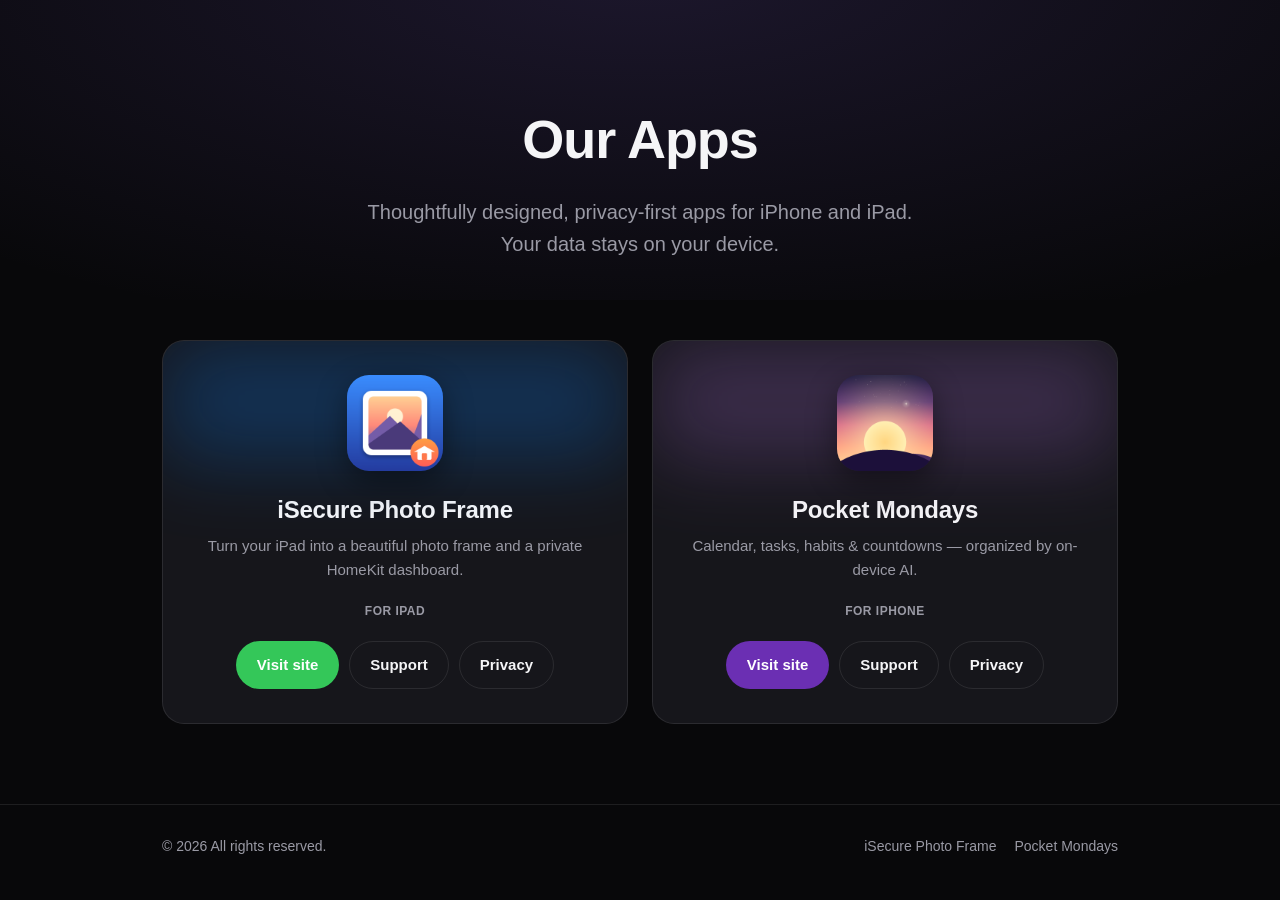
<file: index.html>
<!DOCTYPE html>
<html lang="en">
<head>
    <meta charset="UTF-8" />
    <meta name="viewport" content="width=device-width, initial-scale=1" />
    <title>Our Apps — iSecure Photo Frame &amp; Pocket Mondays</title>
    <meta name="description" content="Privacy-first apps for iPhone and iPad. Meet iSecure Photo Frame and Pocket Mondays." />
    <meta name="theme-color" content="#08080a" />
    <meta property="og:title" content="Our Apps" />
    <meta property="og:description" content="Privacy-first apps for iPhone and iPad — iSecure Photo Frame and Pocket Mondays." />
    <meta property="og:type" content="website" />
    <link rel="icon" href="data:image/svg+xml,%3Csvg xmlns='http://www.w3.org/2000/svg' viewBox='0 0 100 100'%3E%3Crect width='100' height='100' rx='22' fill='%236b2fb3'/%3E%3Ctext x='50' y='68' font-size='58' text-anchor='middle' fill='white' font-family='Arial'%3E%E2%97%88%3C/text%3E%3C/svg%3E" />
    <link rel="stylesheet" href="styles.css" />
</head>
<body>
    <header class="hero">
        <div class="wrap">
            <h1>Our Apps</h1>
            <p>Thoughtfully designed, privacy-first apps for iPhone and iPad. Your data stays on your device.</p>
        </div>
    </header>

    <main class="wrap">
        <section class="apps">
            <!-- iSecure Photo Frame -->
            <article class="app-card" style="--glow:#0a84ff; --accent:#34c759;">
                <img class="icon" src="isecure/images/app-icon.png" alt="iSecure Photo Frame app icon" />
                <h2>iSecure Photo Frame</h2>
                <p class="tagline">Turn your iPad into a beautiful photo frame and a private HomeKit dashboard.</p>
                <p class="platform">For iPad</p>
                <div class="actions">
                    <a class="btn btn-primary" href="isecure/index.html">Visit site</a>
                    <a class="btn btn-ghost" href="isecure/support.html">Support</a>
                    <a class="btn btn-ghost" href="isecure/privacy.html">Privacy</a>
                </div>
            </article>

            <!-- Pocket Mondays -->
            <article class="app-card" style="--glow:#a86fd6; --accent:#6b2fb3;">
                <img class="icon" src="pocket-mondays/app-icon.png" alt="Pocket Mondays app icon" />
                <h2>Pocket Mondays</h2>
                <p class="tagline">Calendar, tasks, habits &amp; countdowns — organized by on-device AI.</p>
                <p class="platform">For iPhone</p>
                <div class="actions">
                    <a class="btn btn-primary" href="pocket-mondays/index.html">Visit site</a>
                    <a class="btn btn-ghost" href="pocket-mondays/support.html">Support</a>
                    <a class="btn btn-ghost" href="pocket-mondays/privacy.html">Privacy</a>
                </div>
            </article>
        </section>
    </main>

    <footer class="footer">
        <div class="wrap">
            <div>© <span id="year">2026</span> All rights reserved.</div>
            <div class="links">
                <a href="isecure/index.html">iSecure Photo Frame</a>
                <a href="pocket-mondays/index.html">Pocket Mondays</a>
            </div>
        </div>
    </footer>

    <script>document.getElementById("year").textContent = new Date().getFullYear();</script>
</body>
</html>
</file>
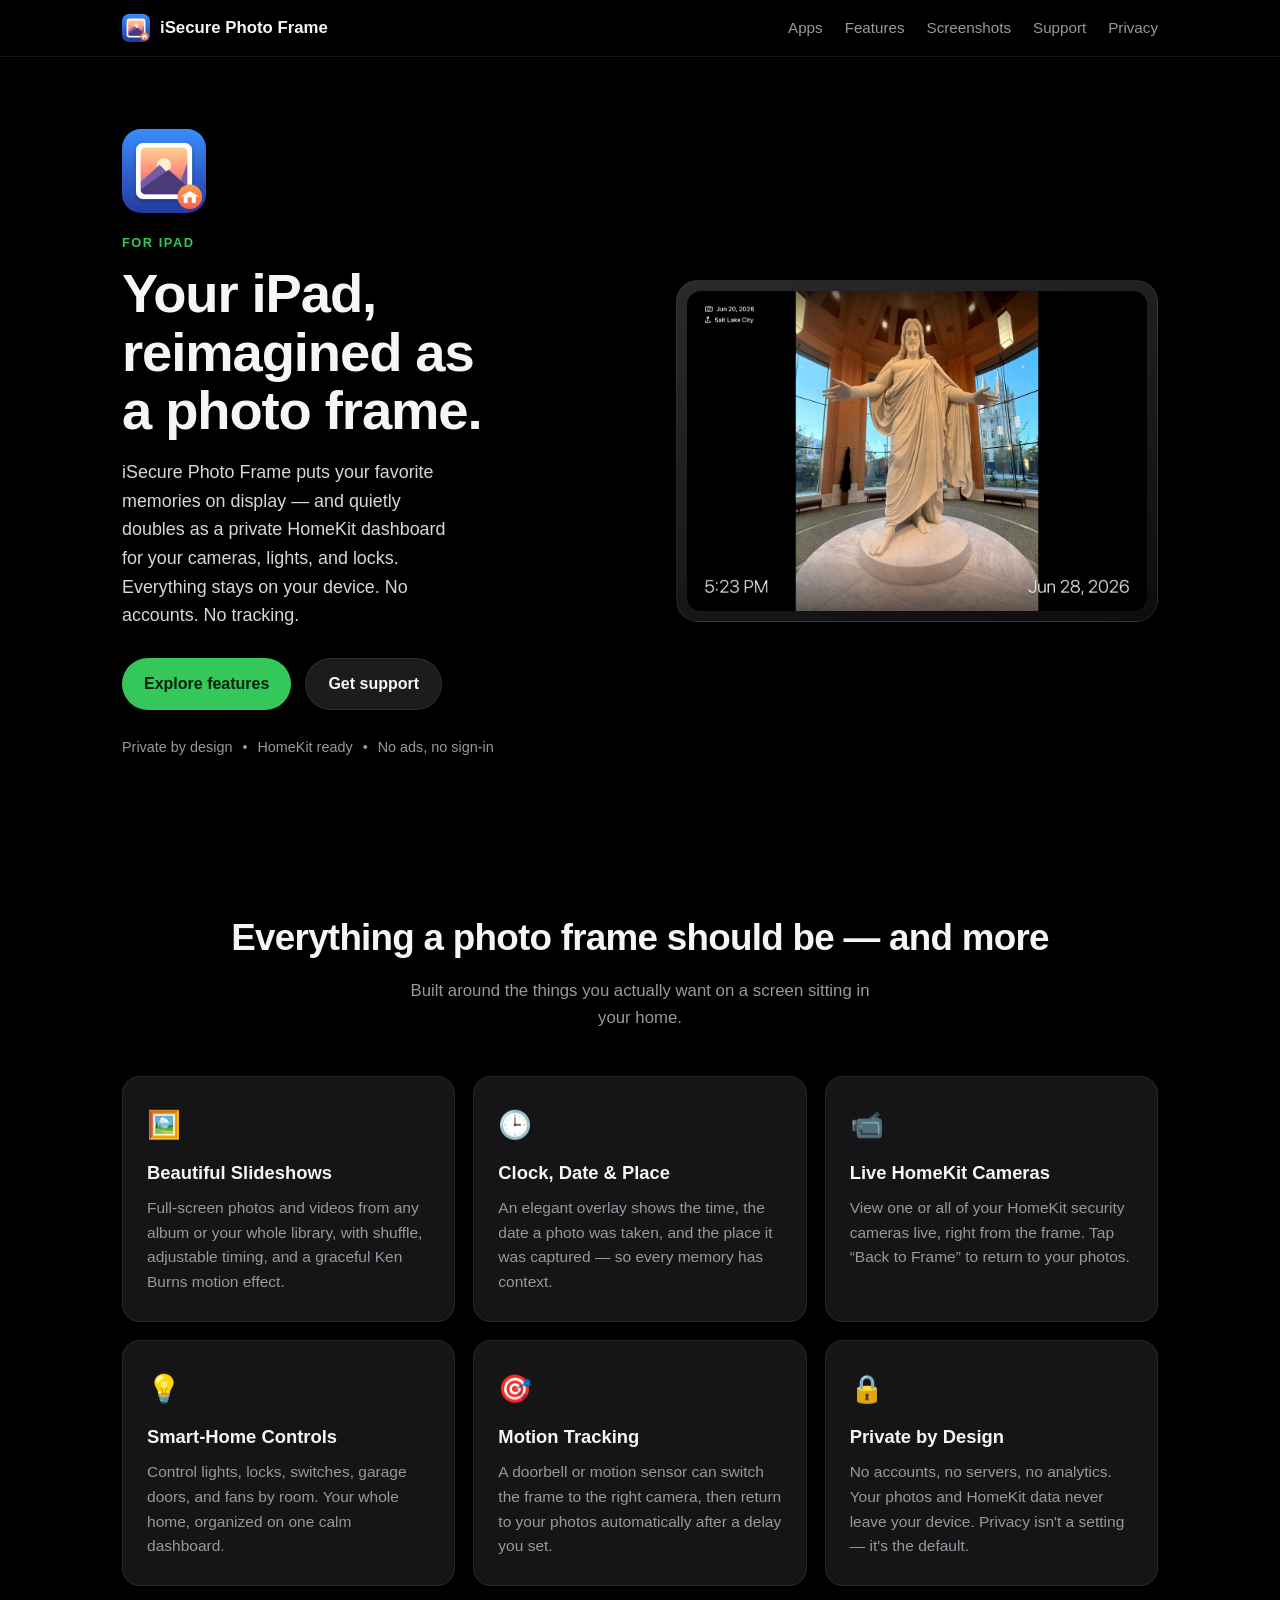
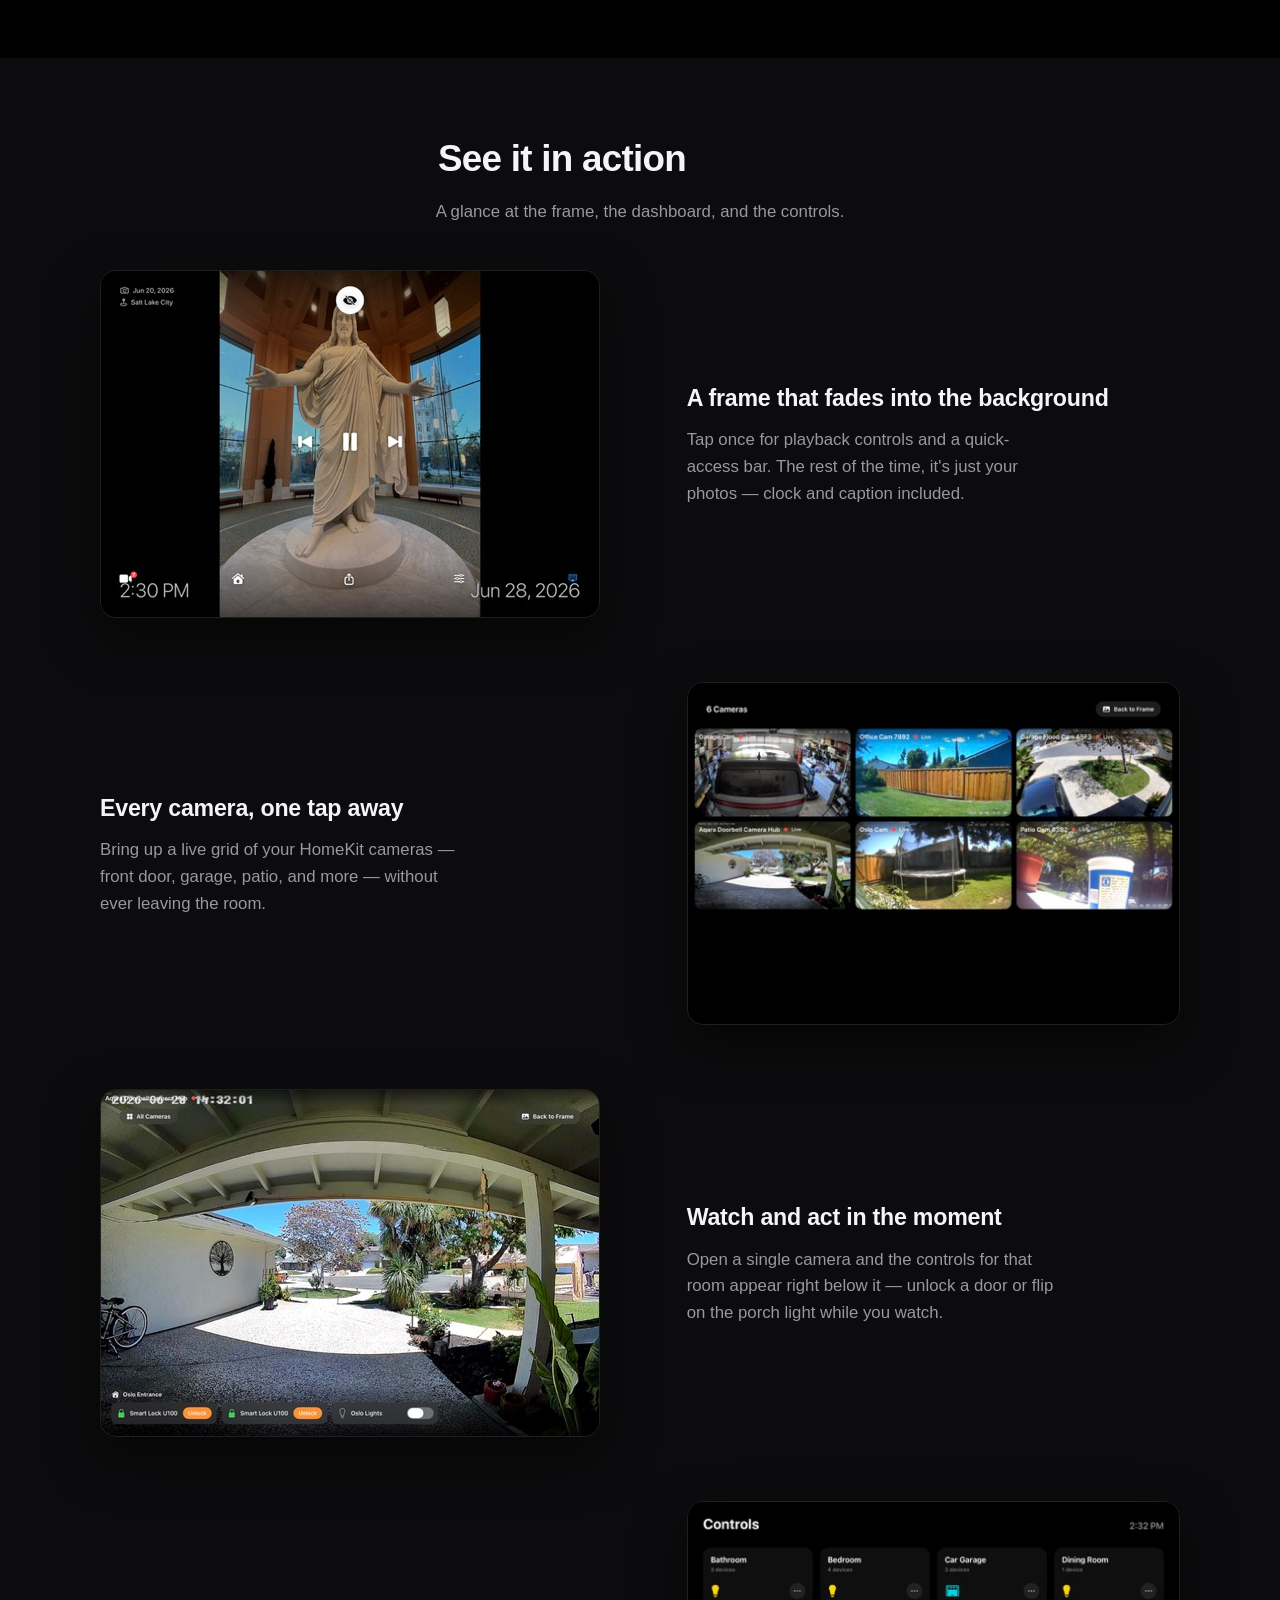
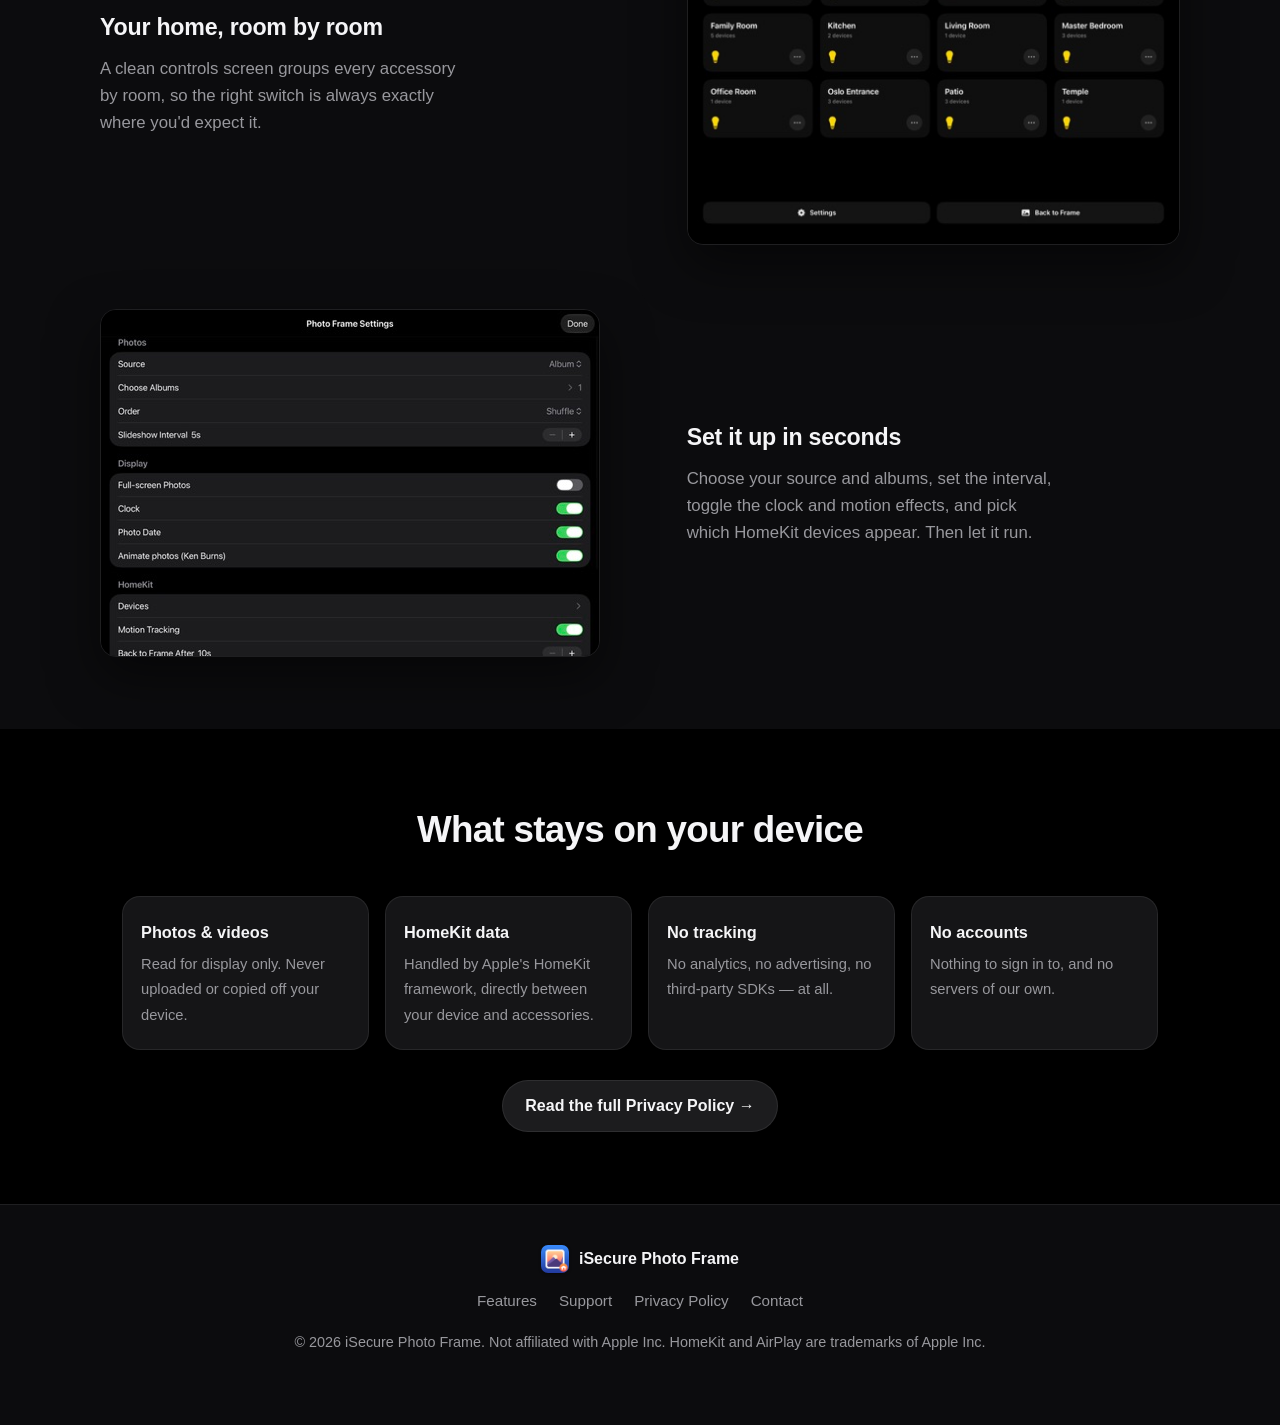
<file: isecure/index.html>
<!DOCTYPE html>
<html lang="en">
<head>
  <meta charset="utf-8">
  <meta name="viewport" content="width=device-width, initial-scale=1">
  <title>iSecure Photo Frame — Your iPad as a Photo Frame &amp; HomeKit Dashboard</title>
  <meta name="description" content="iSecure Photo Frame turns your iPad into a beautiful digital photo frame and a private HomeKit dashboard — live camera feeds, smart-home controls, and your favorite memories on display.">

  <!-- Open Graph -->
  <meta property="og:title" content="iSecure Photo Frame">
  <meta property="og:description" content="Turn your iPad into a beautiful photo frame and a private HomeKit dashboard.">
  <meta property="og:type" content="website">
  <meta property="og:image" content="images/hero-slideshow.png">

  <link rel="icon" type="image/png" href="images/app-icon.png">
  <link rel="apple-touch-icon" href="images/app-icon.png">
  <link rel="stylesheet" href="styles.css">
</head>
<body>

  <!-- Nav -->
  <header class="nav">
    <div class="nav-inner">
      <a class="brand" href="index.html">
        <img class="brand-mark" src="images/app-icon.png" alt="">
        <span>iSecure Photo Frame</span>
      </a>
      <nav class="nav-links">
        <a href="../index.html">Apps</a>
        <a href="#features">Features</a>
        <a href="#screens">Screenshots</a>
        <a href="support.html">Support</a>
        <a href="privacy.html">Privacy</a>
      </nav>
    </div>
  </header>

  <!-- Hero -->
  <section class="hero">
    <div class="hero-text">
      <img class="hero-icon" src="images/app-icon.png" alt="iSecure Photo Frame app icon">
      <p class="eyebrow">For iPad</p>
      <h1>Your iPad, reimagined as a&nbsp;photo frame.</h1>
      <p class="lede">
        iSecure Photo Frame puts your favorite memories on display — and quietly doubles
        as a private HomeKit dashboard for your cameras, lights, and locks. Everything
        stays on your device. No accounts. No tracking.
      </p>
      <div class="cta-row">
        <a class="btn btn-primary" href="#features">Explore features</a>
        <a class="btn btn-ghost" href="support.html">Get support</a>
      </div>
      <p class="badges">
        <span>Private by design</span><span>•</span><span>HomeKit ready</span><span>•</span><span>No ads, no sign-in</span>
      </p>
    </div>
    <div class="hero-shot">
      <div class="frame">
        <img src="images/hero-slideshow.png" alt="iSecure Photo Frame showing a full-screen photo slideshow with clock and date overlay" loading="eager">
      </div>
    </div>
  </section>

  <!-- Feature highlights -->
  <section id="features" class="section">
    <h2 class="section-title">Everything a photo frame should be — and more</h2>
    <p class="section-sub">Built around the things you actually want on a screen sitting in your home.</p>

    <div class="grid">
      <article class="card">
        <div class="card-icon">🖼️</div>
        <h3>Beautiful Slideshows</h3>
        <p>Full-screen photos and videos from any album or your whole library, with shuffle, adjustable timing, and a graceful Ken Burns motion effect.</p>
      </article>

      <article class="card">
        <div class="card-icon">🕒</div>
        <h3>Clock, Date &amp; Place</h3>
        <p>An elegant overlay shows the time, the date a photo was taken, and the place it was captured — so every memory has context.</p>
      </article>

      <article class="card">
        <div class="card-icon">📹</div>
        <h3>Live HomeKit Cameras</h3>
        <p>View one or all of your HomeKit security cameras live, right from the frame. Tap “Back to Frame” to return to your photos.</p>
      </article>

      <article class="card">
        <div class="card-icon">💡</div>
        <h3>Smart-Home Controls</h3>
        <p>Control lights, locks, switches, garage doors, and fans by room. Your whole home, organized on one calm dashboard.</p>
      </article>

      <article class="card">
        <div class="card-icon">🎯</div>
        <h3>Motion Tracking</h3>
        <p>A doorbell or motion sensor can switch the frame to the right camera, then return to your photos automatically after a delay you set.</p>
      </article>

      <article class="card">
        <div class="card-icon">🔒</div>
        <h3>Private by Design</h3>
        <p>No accounts, no servers, no analytics. Your photos and HomeKit data never leave your device. Privacy isn't a setting — it's the default.</p>
      </article>
    </div>
  </section>

  <!-- Screenshot story -->
  <section id="screens" class="section section-alt">
    <h2 class="section-title">See it in action</h2>
    <p class="section-sub">A glance at the frame, the dashboard, and the controls.</p>

    <div class="story">
      <div class="story-row">
        <div class="story-shot"><img src="images/slideshow-controls.jpeg" alt="Slideshow playback controls with play, pause, clock and location" loading="lazy"></div>
        <div class="story-copy">
          <h3>A frame that fades into the background</h3>
          <p>Tap once for playback controls and a quick-access bar. The rest of the time, it's just your photos — clock and caption included.</p>
        </div>
      </div>

      <div class="story-row reverse">
        <div class="story-shot"><img src="images/cameras.jpeg" alt="Grid of six live HomeKit security cameras" loading="lazy"></div>
        <div class="story-copy">
          <h3>Every camera, one tap away</h3>
          <p>Bring up a live grid of your HomeKit cameras — front door, garage, patio, and more — without ever leaving the room.</p>
        </div>
      </div>

      <div class="story-row">
        <div class="story-shot"><img src="images/camera-live.jpeg" alt="Single live camera with smart lock and light controls" loading="lazy"></div>
        <div class="story-copy">
          <h3>Watch and act in the moment</h3>
          <p>Open a single camera and the controls for that room appear right below it — unlock a door or flip on the porch light while you watch.</p>
        </div>
      </div>

      <div class="story-row reverse">
        <div class="story-shot"><img src="images/controls.jpeg" alt="Room-by-room smart home device controls" loading="lazy"></div>
        <div class="story-copy">
          <h3>Your home, room by room</h3>
          <p>A clean controls screen groups every accessory by room, so the right switch is always exactly where you'd expect it.</p>
        </div>
      </div>

      <div class="story-row">
        <div class="story-shot"><img src="images/settings.jpeg" alt="Photo Frame settings screen" loading="lazy"></div>
        <div class="story-copy">
          <h3>Set it up in seconds</h3>
          <p>Choose your source and albums, set the interval, toggle the clock and motion effects, and pick which HomeKit devices appear. Then let it run.</p>
        </div>
      </div>
    </div>
  </section>

  <!-- Privacy band -->
  <section class="section privacy-band">
    <h2 class="section-title">What stays on your device</h2>
    <div class="privacy-grid">
      <div class="privacy-item"><strong>Photos &amp; videos</strong><span>Read for display only. Never uploaded or copied off your device.</span></div>
      <div class="privacy-item"><strong>HomeKit data</strong><span>Handled by Apple's HomeKit framework, directly between your device and accessories.</span></div>
      <div class="privacy-item"><strong>No tracking</strong><span>No analytics, no advertising, no third-party SDKs — at all.</span></div>
      <div class="privacy-item"><strong>No accounts</strong><span>Nothing to sign in to, and no servers of our own.</span></div>
    </div>
    <p class="privacy-cta"><a class="btn btn-ghost" href="privacy.html">Read the full Privacy Policy →</a></p>
  </section>

  <!-- Footer -->
  <footer class="footer">
    <div class="footer-inner">
      <div class="footer-brand">
        <img class="brand-mark" src="images/app-icon.png" alt=""> iSecure Photo Frame
      </div>
      <nav class="footer-links">
        <a href="#features">Features</a>
        <a href="support.html">Support</a>
        <a href="privacy.html">Privacy Policy</a>
        <a href="mailto:mac.kalvin@mac.com">Contact</a>
      </nav>
      <p class="muted">© 2026 iSecure Photo Frame. Not affiliated with Apple Inc. HomeKit and AirPlay are trademarks of Apple Inc.</p>
    </div>
  </footer>

</body>
</html>
</file>
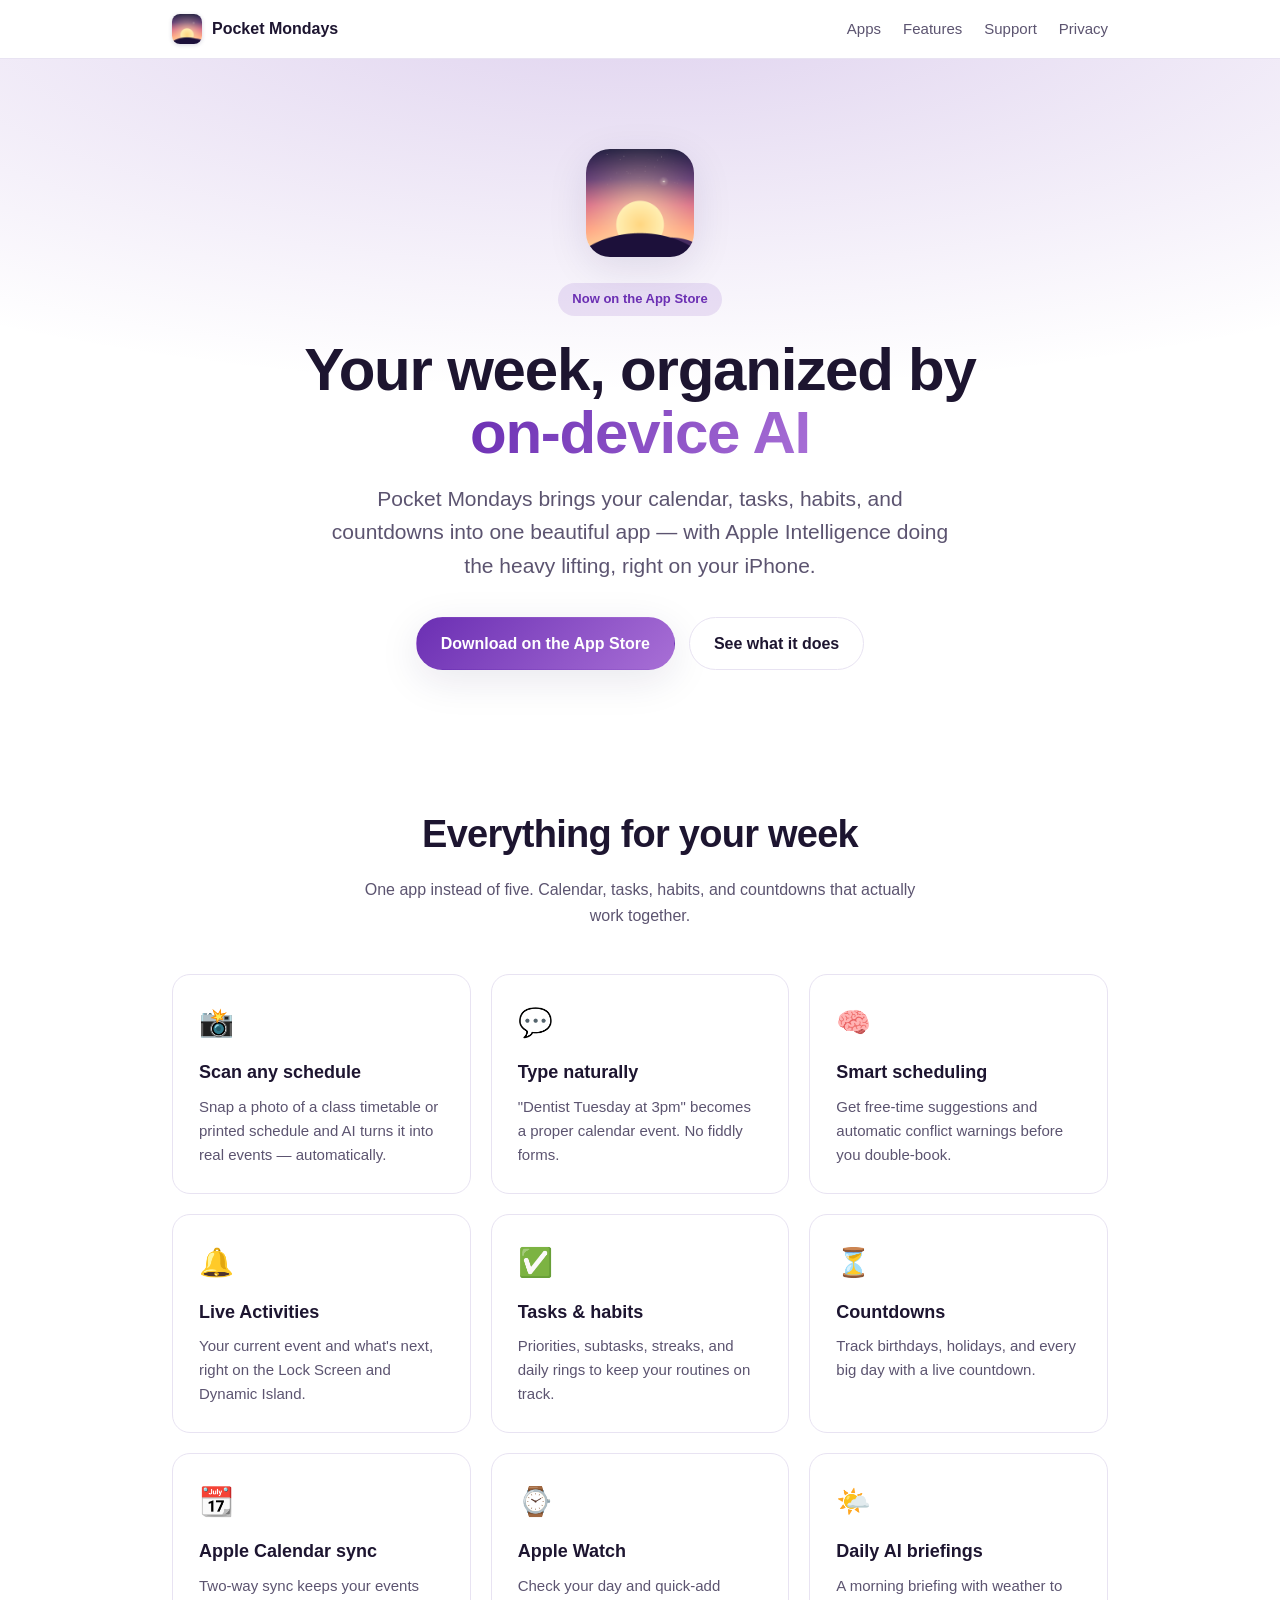
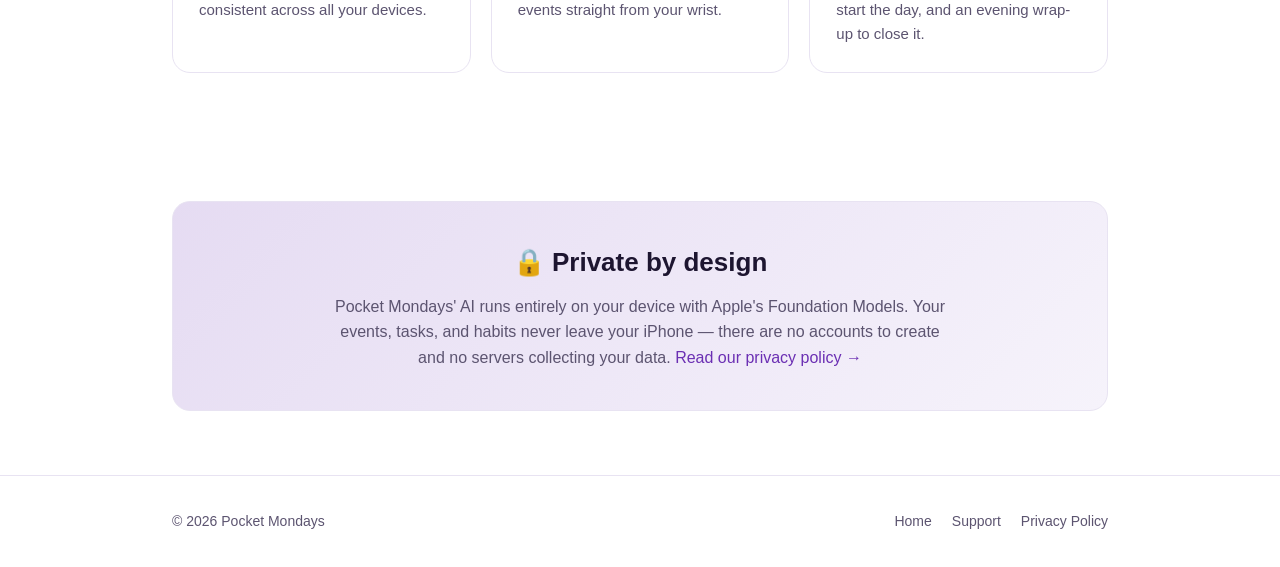
<file: pocket-mondays/index.html>
<!DOCTYPE html>
<html lang="en">
<head>
    <meta charset="UTF-8" />
    <meta name="viewport" content="width=device-width, initial-scale=1" />
    <title>Pocket Mondays — Calendar, tasks &amp; habits with on-device AI</title>
    <meta name="description" content="Pocket Mondays combines your calendar, tasks, habits, and countdowns into one beautiful app, powered by on-device Apple Intelligence. Private by design." />
    <meta name="theme-color" content="#2a1245" />
    <link rel="icon" type="image/png" sizes="32x32" href="favicon-32.png" />
    <link rel="icon" type="image/png" sizes="16x16" href="favicon-16.png" />
    <link rel="apple-touch-icon" sizes="180x180" href="apple-touch-icon.png" />
    <link rel="stylesheet" href="styles.css" />
</head>
<body>
    <nav class="nav">
        <div class="wrap">
            <a class="brand" href="index.html">
                <img class="logo" src="app-icon.png" alt="" />
                <span>Pocket Mondays</span>
            </a>
            <div class="nav-links">
                <a href="../index.html">Apps</a>
                <a href="#features">Features</a>
                <a href="support.html">Support</a>
                <a href="privacy.html">Privacy</a>
            </div>
        </div>
    </nav>

    <header class="hero">
        <div class="wrap">
            <img class="hero-icon" src="app-icon.png" alt="Pocket Mondays app icon" />
            <span class="badge">Now on the App Store</span>
            <h1>Your week, organized by<br /><span class="grad">on-device AI</span></h1>
            <p class="lede">
                Pocket Mondays brings your calendar, tasks, habits, and countdowns into one
                beautiful app — with Apple Intelligence doing the heavy lifting, right on your iPhone.
            </p>
            <div class="cta-row">
                <!-- Replace # with your App Store URL once live -->
                <a class="btn btn-primary" href="#">Download on the App Store</a>
                <a class="btn btn-ghost" href="#features">See what it does</a>
            </div>
        </div>
    </header>

    <section id="features">
        <div class="wrap">
            <h2 class="section-title">Everything for your week</h2>
            <p class="section-sub">One app instead of five. Calendar, tasks, habits, and countdowns that actually work together.</p>
            <div class="grid">
                <div class="card">
                    <div class="ico">📸</div>
                    <h3>Scan any schedule</h3>
                    <p>Snap a photo of a class timetable or printed schedule and AI turns it into real events — automatically.</p>
                </div>
                <div class="card">
                    <div class="ico">💬</div>
                    <h3>Type naturally</h3>
                    <p>"Dentist Tuesday at 3pm" becomes a proper calendar event. No fiddly forms.</p>
                </div>
                <div class="card">
                    <div class="ico">🧠</div>
                    <h3>Smart scheduling</h3>
                    <p>Get free-time suggestions and automatic conflict warnings before you double-book.</p>
                </div>
                <div class="card">
                    <div class="ico">🔔</div>
                    <h3>Live Activities</h3>
                    <p>Your current event and what's next, right on the Lock Screen and Dynamic Island.</p>
                </div>
                <div class="card">
                    <div class="ico">✅</div>
                    <h3>Tasks &amp; habits</h3>
                    <p>Priorities, subtasks, streaks, and daily rings to keep your routines on track.</p>
                </div>
                <div class="card">
                    <div class="ico">⏳</div>
                    <h3>Countdowns</h3>
                    <p>Track birthdays, holidays, and every big day with a live countdown.</p>
                </div>
                <div class="card">
                    <div class="ico">📆</div>
                    <h3>Apple Calendar sync</h3>
                    <p>Two-way sync keeps your events consistent across all your devices.</p>
                </div>
                <div class="card">
                    <div class="ico">⌚️</div>
                    <h3>Apple Watch</h3>
                    <p>Check your day and quick-add events straight from your wrist.</p>
                </div>
                <div class="card">
                    <div class="ico">🌤️</div>
                    <h3>Daily AI briefings</h3>
                    <p>A morning briefing with weather to start the day, and an evening wrap-up to close it.</p>
                </div>
            </div>
        </div>
    </section>

    <section>
        <div class="wrap">
            <div class="privacy-banner">
                <h2>🔒 Private by design</h2>
                <p>
                    Pocket Mondays' AI runs entirely on your device with Apple's Foundation Models.
                    Your events, tasks, and habits never leave your iPhone — there are no accounts to create
                    and no servers collecting your data.
                    <a href="privacy.html">Read our privacy policy →</a>
                </p>
            </div>
        </div>
    </section>

    <footer class="footer">
        <div class="wrap">
            <div>© <span id="year">2026</span> Pocket Mondays</div>
            <div class="footer-links">
                <a href="index.html">Home</a>
                <a href="support.html">Support</a>
                <a href="privacy.html">Privacy Policy</a>
            </div>
        </div>
    </footer>

    <script>document.getElementById("year").textContent = new Date().getFullYear();</script>
</body>
</html>
</file>
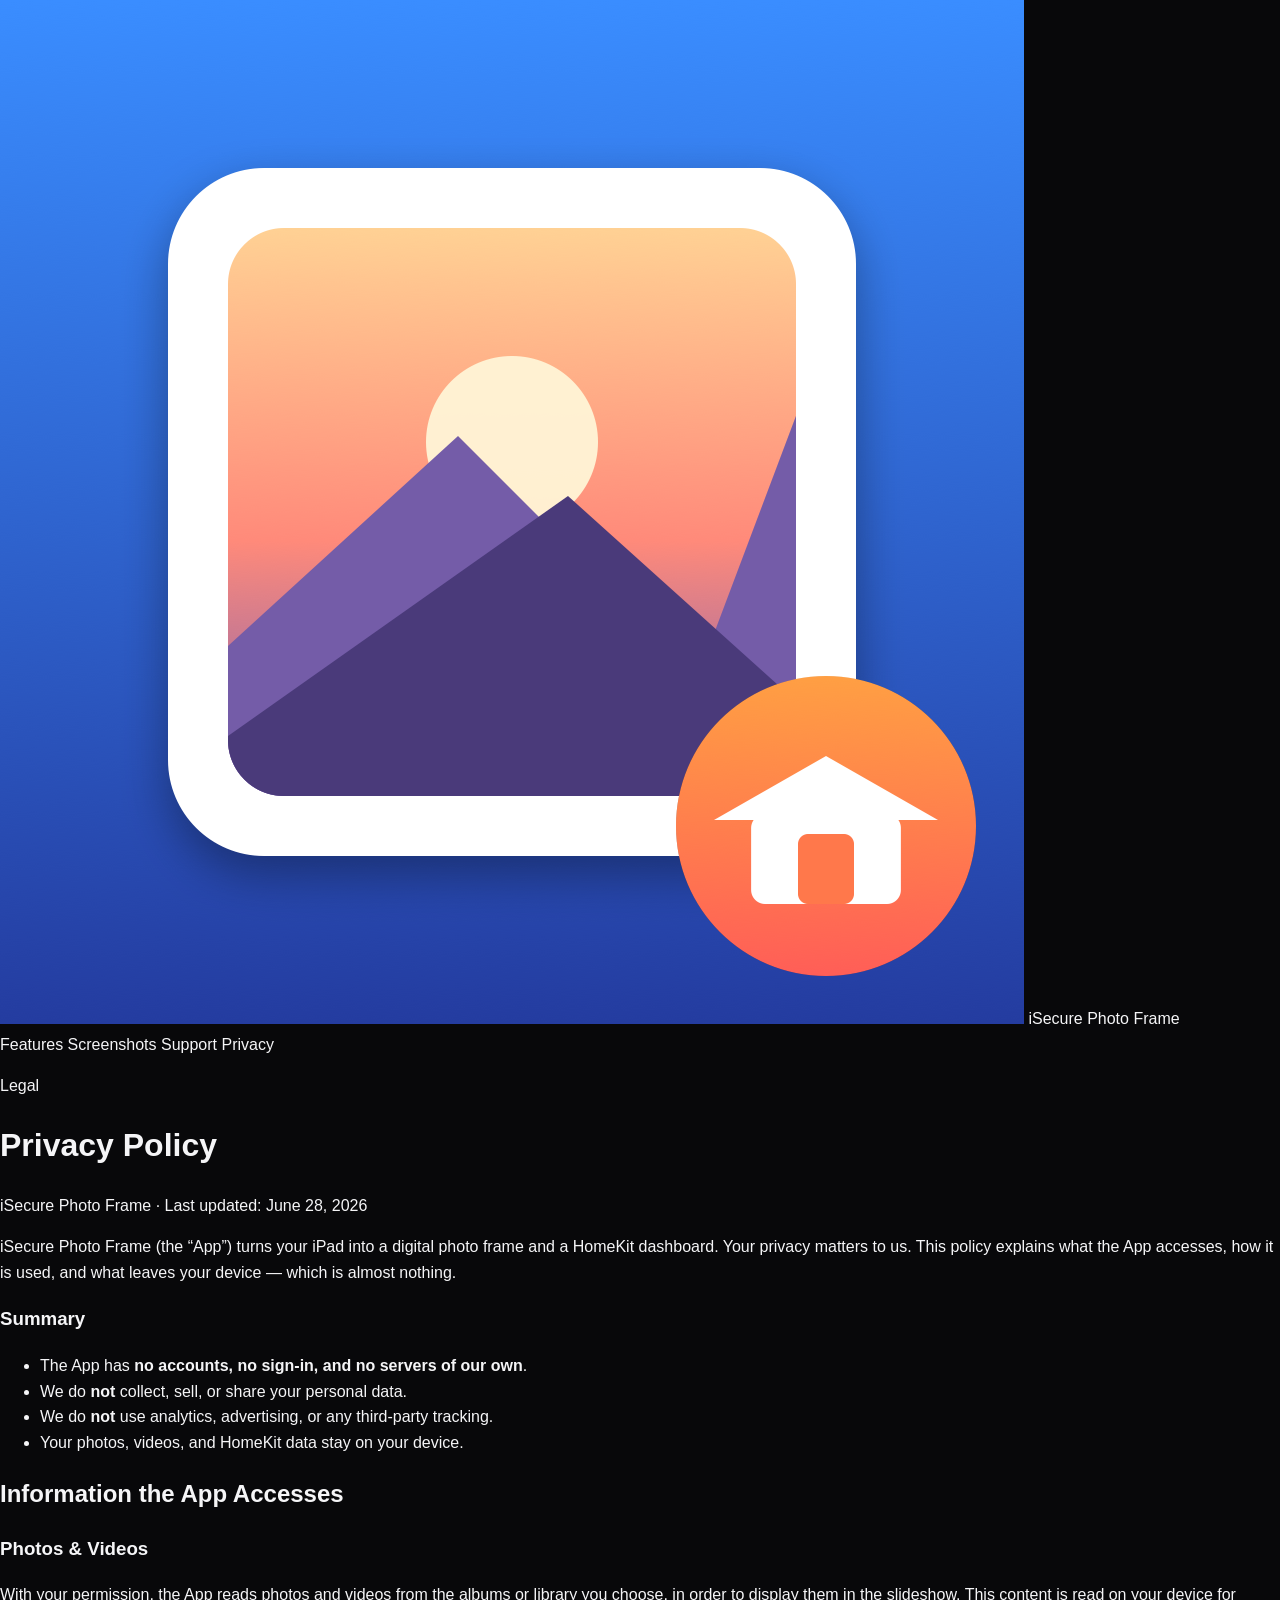
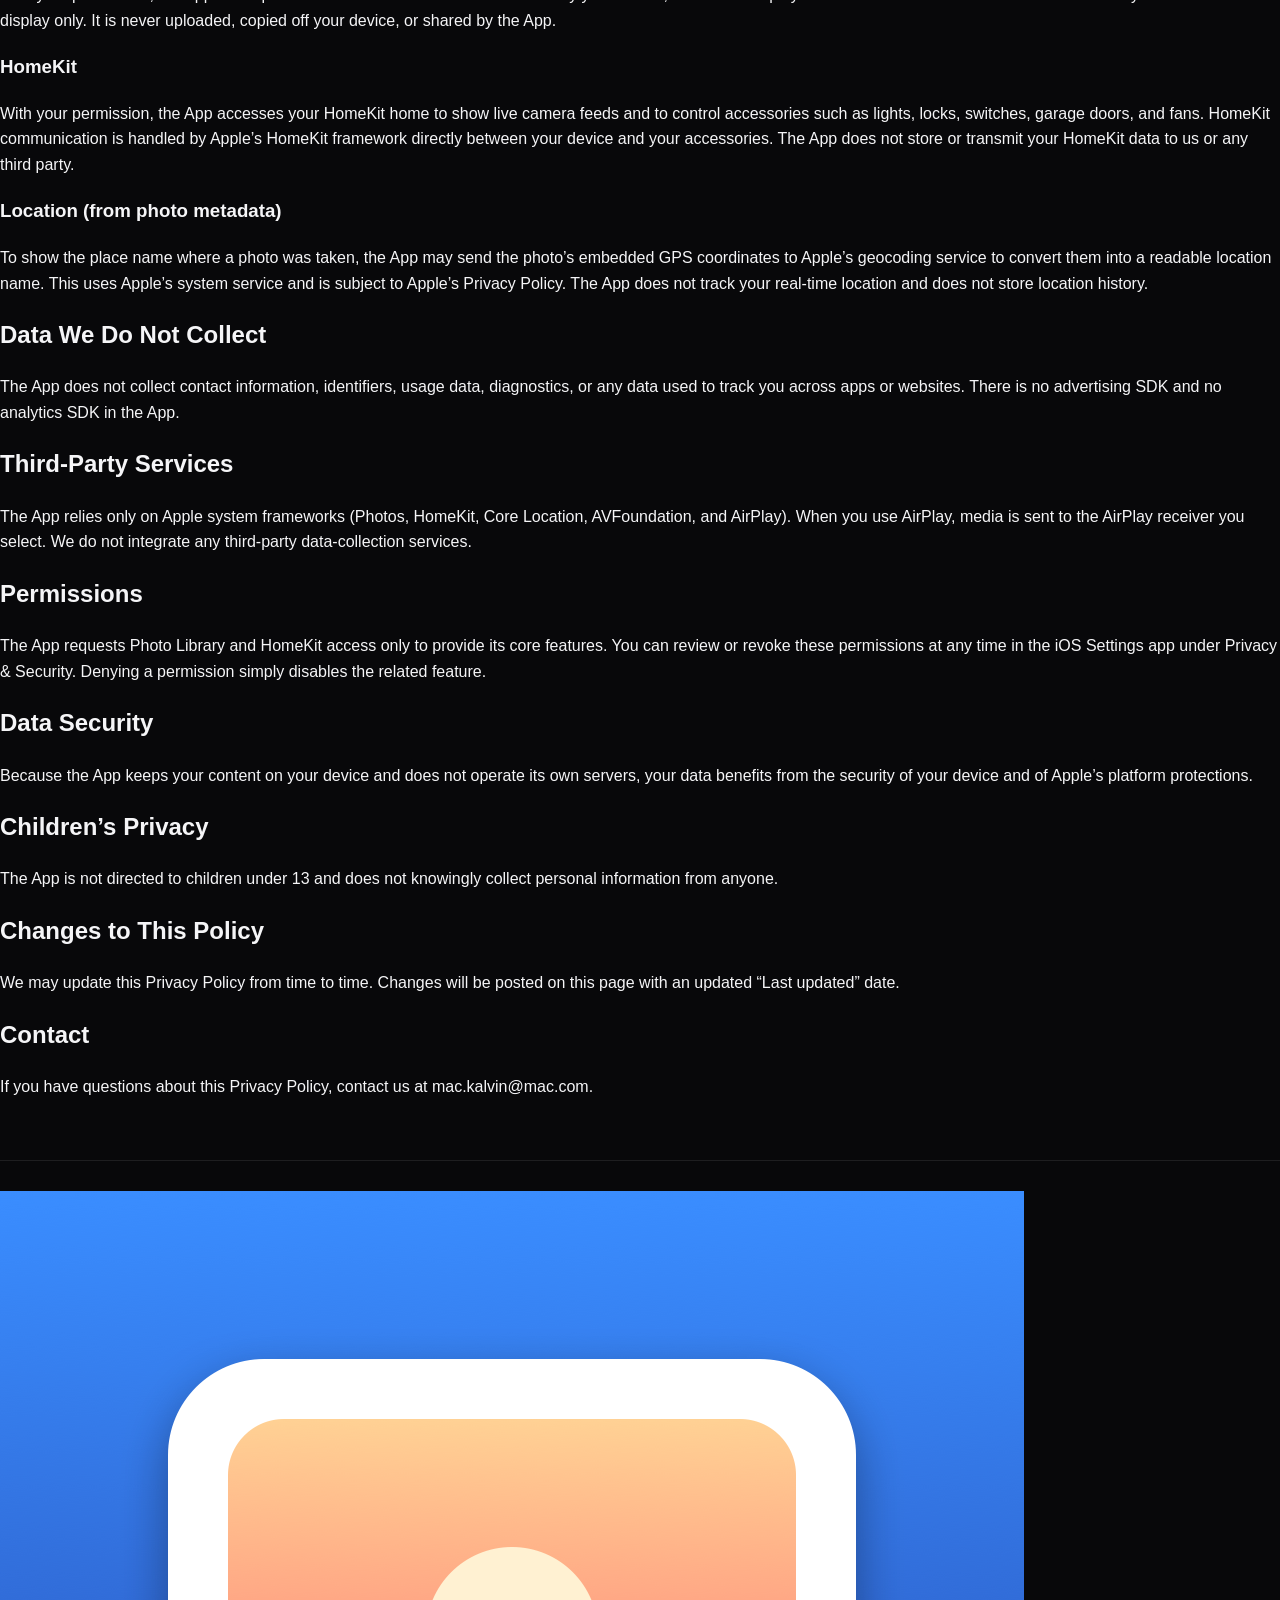
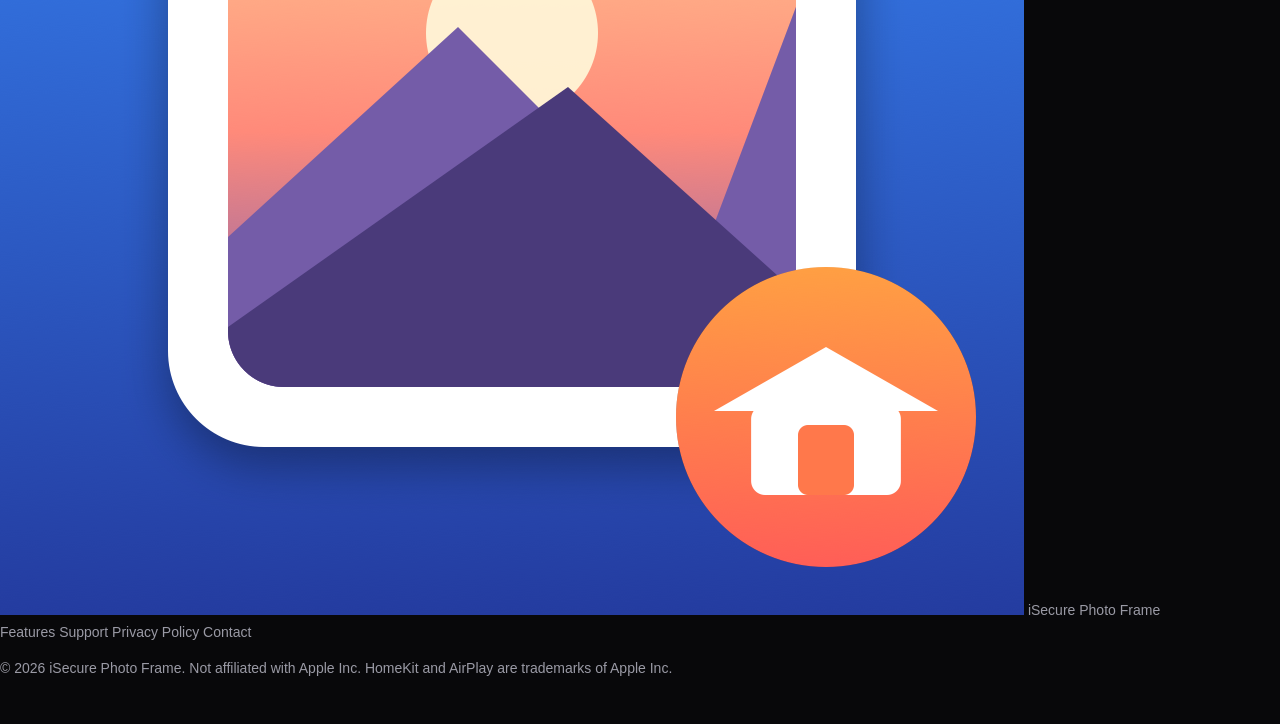
<file: PrivacyPolicy.html>
<!DOCTYPE html>
<html lang="en">
<head>
  <meta charset="utf-8">
  <meta name="viewport" content="width=device-width, initial-scale=1">
  <title>iSecure Photo Frame — Privacy Policy</title>
  <meta name="description" content="The iSecure Photo Frame privacy policy: no accounts, no tracking, no servers. Your photos and HomeKit data stay on your device.">
  <link rel="icon" type="image/png" href="images/app-icon.png">
  <link rel="apple-touch-icon" href="images/app-icon.png">
  <link rel="stylesheet" href="styles.css">
</head>
<body>

  <!-- Nav -->
  <header class="nav">
    <div class="nav-inner">
      <a class="brand" href="index.html">
        <img class="brand-mark" src="images/app-icon.png" alt="">
        <span>iSecure Photo Frame</span>
      </a>
      <nav class="nav-links">
        <a href="index.html#features">Features</a>
        <a href="index.html#screens">Screenshots</a>
        <a href="Support.html">Support</a>
        <a href="PrivacyPolicy.html">Privacy</a>
      </nav>
    </div>
  </header>

  <main class="page">
    <p class="page-eyebrow">Legal</p>
    <h1>Privacy Policy</h1>
    <p class="muted">iSecure Photo Frame &middot; Last updated: June 28, 2026</p>

    <p class="lead">
      iSecure Photo Frame (the &ldquo;App&rdquo;) turns your iPad into a digital photo
      frame and a HomeKit dashboard. Your privacy matters to us. This policy explains
      what the App accesses, how it is used, and what leaves your device &mdash; which is
      almost nothing.
    </p>

    <div class="card-soft">
      <h3>Summary</h3>
      <ul>
        <li>The App has <strong>no accounts, no sign-in, and no servers of our own</strong>.</li>
        <li>We do <strong>not</strong> collect, sell, or share your personal data.</li>
        <li>We do <strong>not</strong> use analytics, advertising, or any third-party tracking.</li>
        <li>Your photos, videos, and HomeKit data stay on your device.</li>
      </ul>
    </div>

    <h2>Information the App Accesses</h2>

    <h3>Photos &amp; Videos</h3>
    <p>
      With your permission, the App reads photos and videos from the albums or library
      you choose, in order to display them in the slideshow. This content is read on your
      device for display only. It is never uploaded, copied off your device, or shared by
      the App.
    </p>

    <h3>HomeKit</h3>
    <p>
      With your permission, the App accesses your HomeKit home to show live camera feeds
      and to control accessories such as lights, locks, switches, garage doors, and fans.
      HomeKit communication is handled by Apple&rsquo;s HomeKit framework directly between
      your device and your accessories. The App does not store or transmit your HomeKit
      data to us or any third party.
    </p>

    <h3>Location (from photo metadata)</h3>
    <p>
      To show the place name where a photo was taken, the App may send the photo&rsquo;s
      embedded GPS coordinates to Apple&rsquo;s geocoding service to convert them into a
      readable location name. This uses Apple&rsquo;s system service and is subject to
      <a href="https://www.apple.com/legal/privacy/">Apple&rsquo;s Privacy Policy</a>. The
      App does not track your real-time location and does not store location history.
    </p>

    <h2>Data We Do Not Collect</h2>
    <p>
      The App does not collect contact information, identifiers, usage data, diagnostics,
      or any data used to track you across apps or websites. There is no advertising SDK
      and no analytics SDK in the App.
    </p>

    <h2>Third-Party Services</h2>
    <p>
      The App relies only on Apple system frameworks (Photos, HomeKit, Core Location,
      AVFoundation, and AirPlay). When you use AirPlay, media is sent to the AirPlay
      receiver you select. We do not integrate any third-party data-collection services.
    </p>

    <h2>Permissions</h2>
    <p>
      The App requests Photo Library and HomeKit access only to provide its core features.
      You can review or revoke these permissions at any time in the iOS Settings app under
      Privacy &amp; Security. Denying a permission simply disables the related feature.
    </p>

    <h2>Data Security</h2>
    <p>
      Because the App keeps your content on your device and does not operate its own
      servers, your data benefits from the security of your device and of Apple&rsquo;s
      platform protections.
    </p>

    <h2>Children&rsquo;s Privacy</h2>
    <p>
      The App is not directed to children under 13 and does not knowingly collect personal
      information from anyone.
    </p>

    <h2>Changes to This Policy</h2>
    <p>
      We may update this Privacy Policy from time to time. Changes will be posted on this
      page with an updated &ldquo;Last updated&rdquo; date.
    </p>

    <h2>Contact</h2>
    <p>
      If you have questions about this Privacy Policy, contact us at
      <a href="mailto:mac.kalvin@mac.com">mac.kalvin@mac.com</a>.
    </p>
  </main>

  <!-- Footer -->
  <footer class="footer">
    <div class="footer-inner">
      <div class="footer-brand">
        <img class="brand-mark" src="images/app-icon.png" alt=""> iSecure Photo Frame
      </div>
      <nav class="footer-links">
        <a href="index.html#features">Features</a>
        <a href="Support.html">Support</a>
        <a href="PrivacyPolicy.html">Privacy Policy</a>
        <a href="mailto:mac.kalvin@mac.com">Contact</a>
      </nav>
      <p class="muted">© 2026 iSecure Photo Frame. Not affiliated with Apple Inc. HomeKit and AirPlay are trademarks of Apple Inc.</p>
    </div>
  </footer>

</body>
</html>
</file>
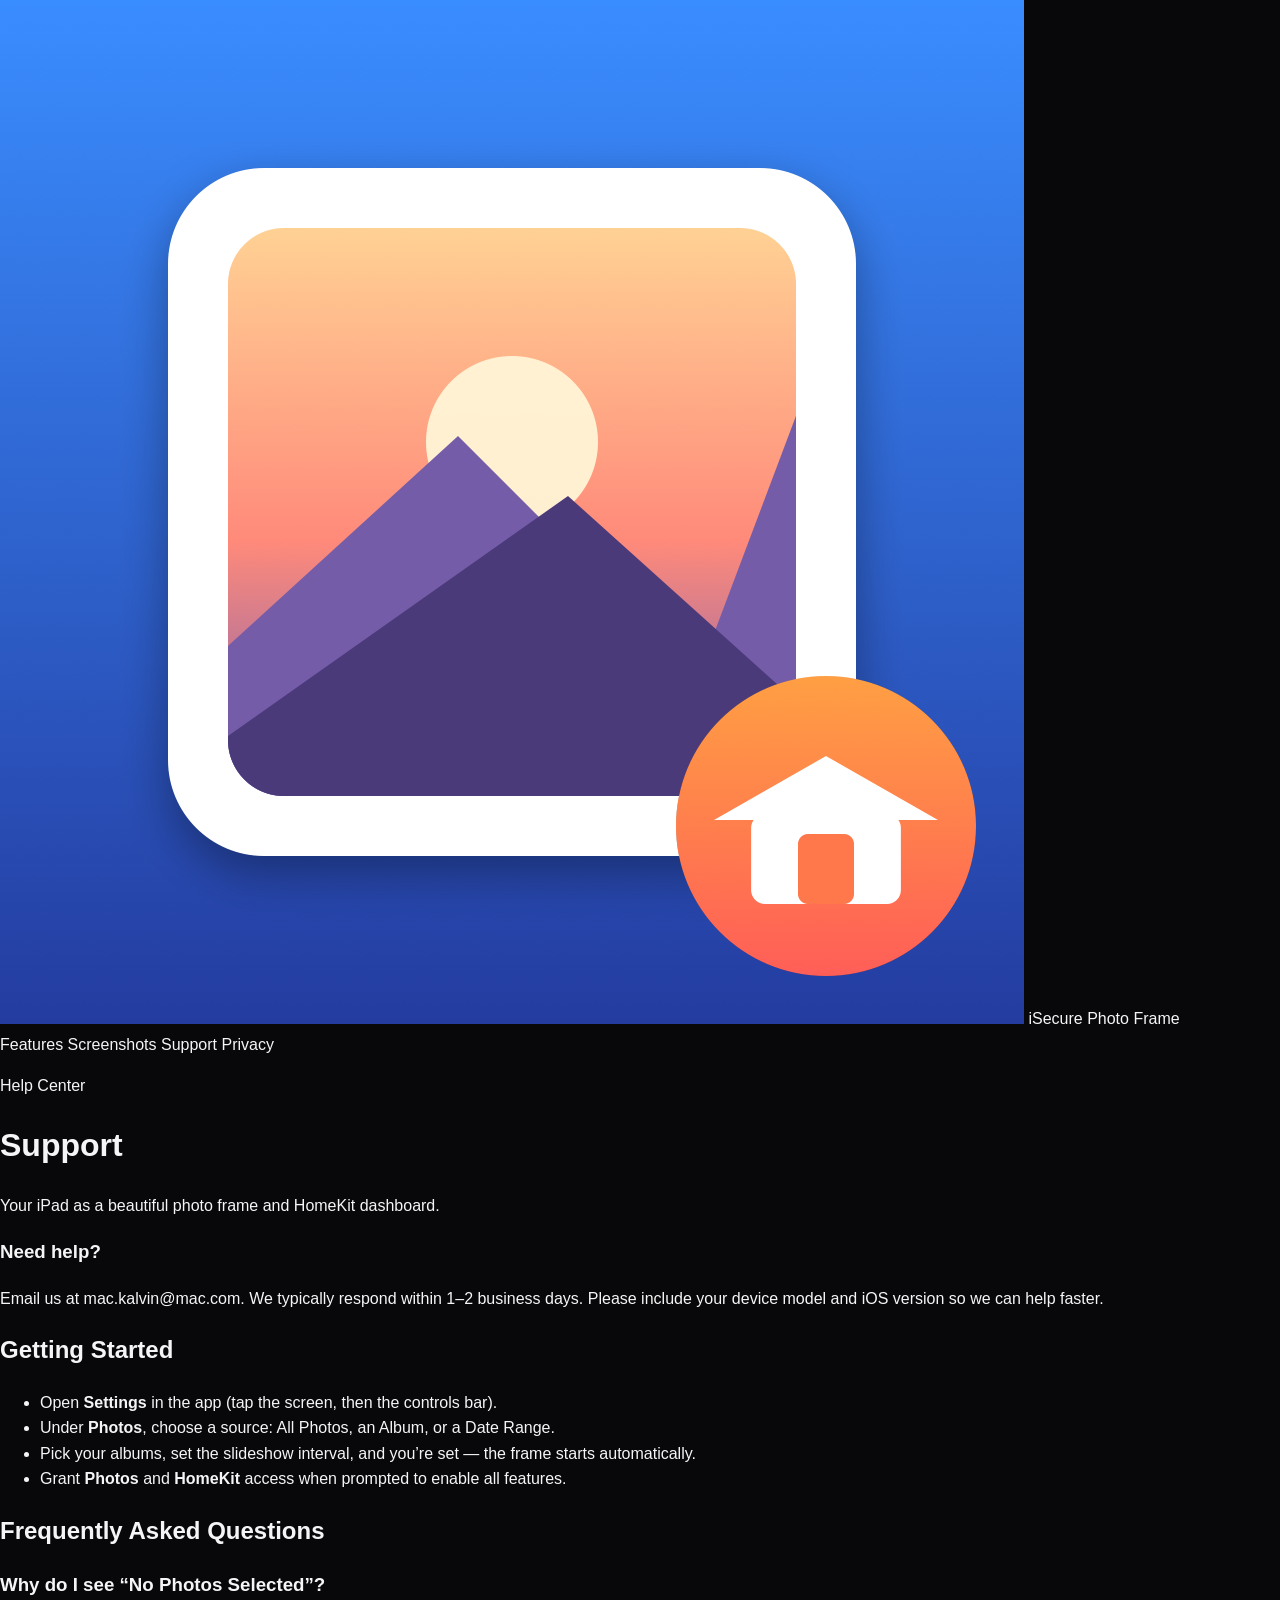
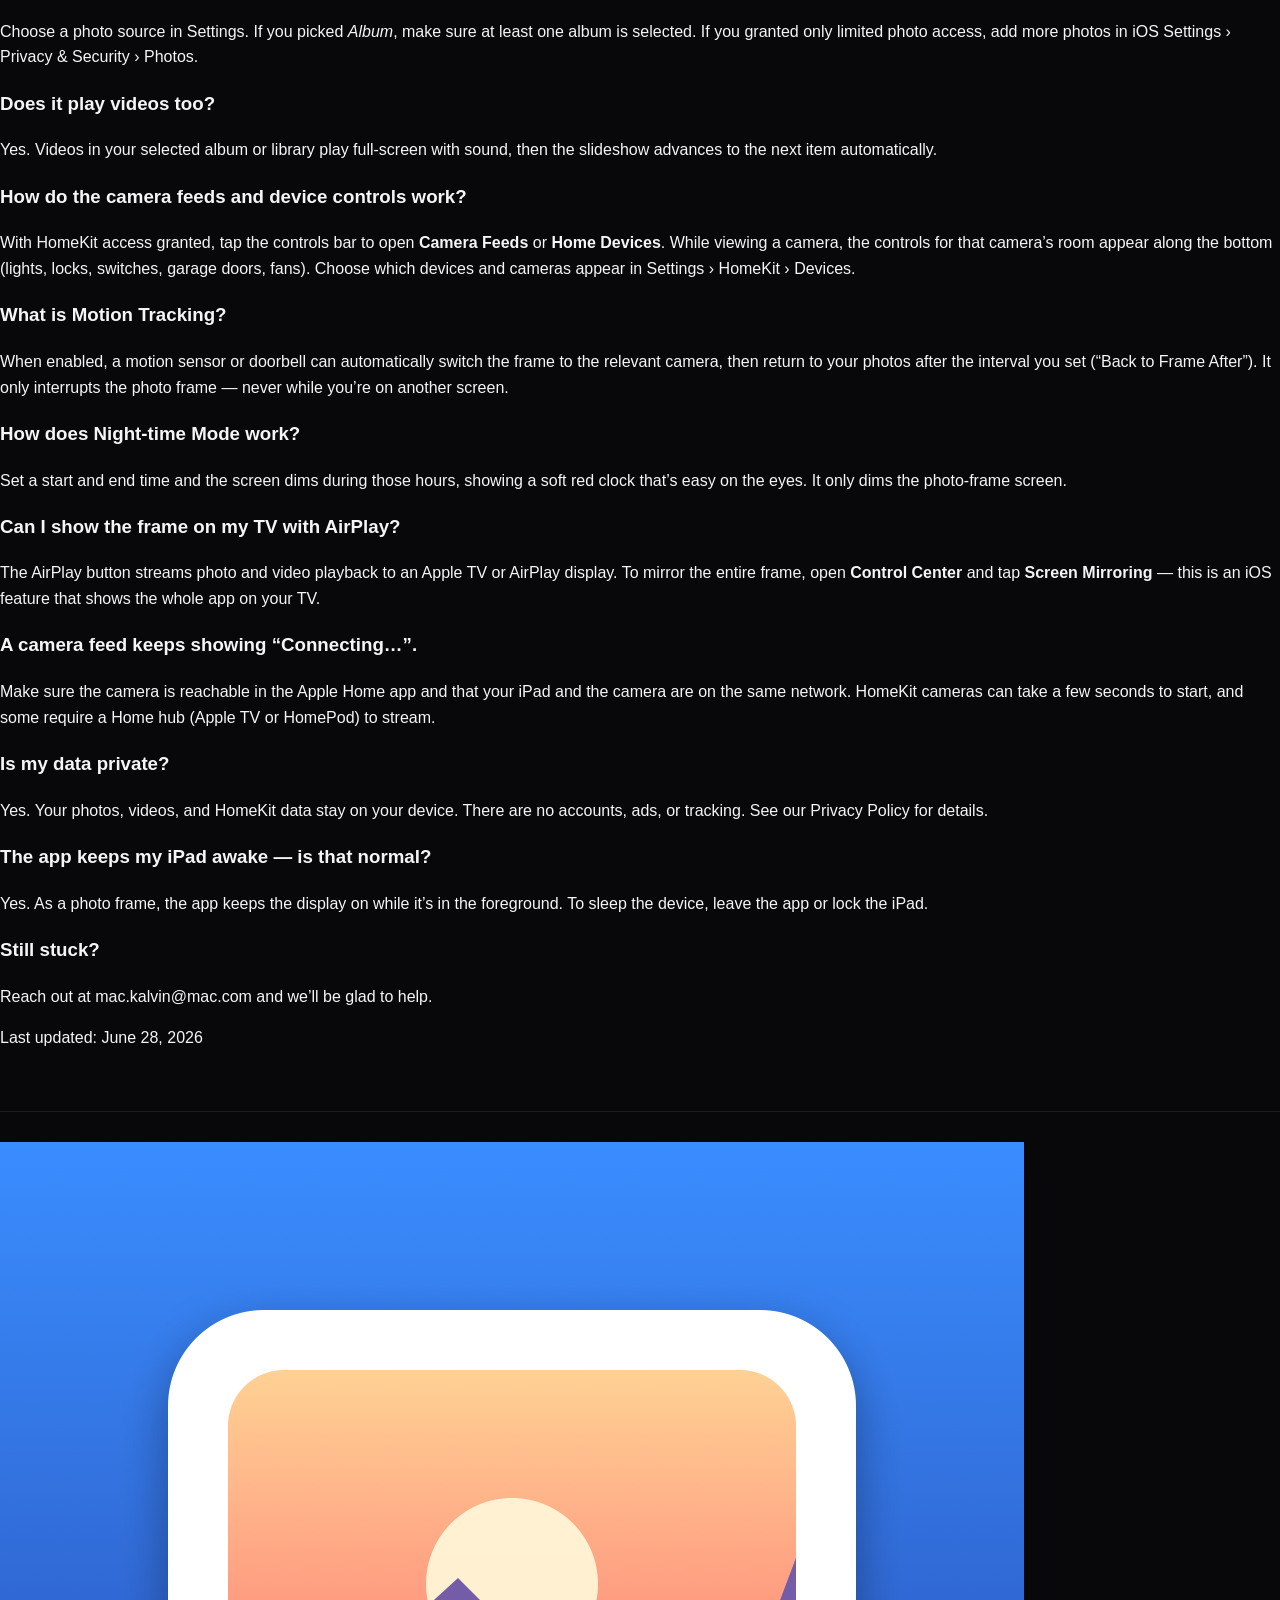
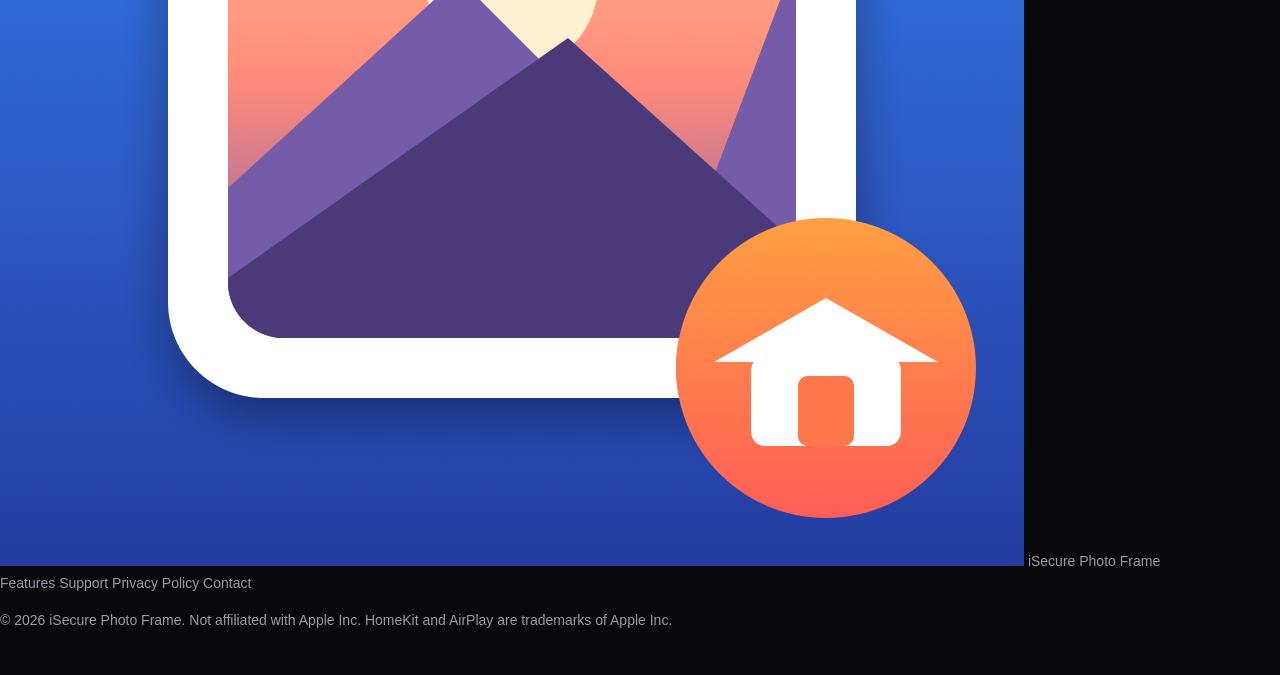
<file: Support.html>
<!DOCTYPE html>
<html lang="en">
<head>
  <meta charset="utf-8">
  <meta name="viewport" content="width=device-width, initial-scale=1">
  <title>iSecure Photo Frame — Support</title>
  <meta name="description" content="Support and FAQ for iSecure Photo Frame — getting started, camera feeds, motion tracking, AirPlay, and privacy.">
  <link rel="icon" type="image/png" href="images/app-icon.png">
  <link rel="apple-touch-icon" href="images/app-icon.png">
  <link rel="stylesheet" href="styles.css">
</head>
<body>

  <!-- Nav -->
  <header class="nav">
    <div class="nav-inner">
      <a class="brand" href="index.html">
        <img class="brand-mark" src="images/app-icon.png" alt="">
        <span>iSecure Photo Frame</span>
      </a>
      <nav class="nav-links">
        <a href="index.html#features">Features</a>
        <a href="index.html#screens">Screenshots</a>
        <a href="Support.html">Support</a>
        <a href="PrivacyPolicy.html">Privacy</a>
      </nav>
    </div>
  </header>

  <main class="page">
    <p class="page-eyebrow">Help Center</p>
    <h1>Support</h1>
    <p class="muted">Your iPad as a beautiful photo frame and HomeKit dashboard.</p>

    <div class="card-soft">
      <h3>Need help?</h3>
      <p>
        Email us at <a href="mailto:mac.kalvin@mac.com">mac.kalvin@mac.com</a>.
        We typically respond within 1–2 business days. Please include your device model
        and iOS version so we can help faster.
      </p>
    </div>

    <h2>Getting Started</h2>
    <ul>
      <li>Open <strong>Settings</strong> in the app (tap the screen, then the controls bar).</li>
      <li>Under <strong>Photos</strong>, choose a source: All Photos, an Album, or a Date Range.</li>
      <li>Pick your albums, set the slideshow interval, and you’re set — the frame starts automatically.</li>
      <li>Grant <strong>Photos</strong> and <strong>HomeKit</strong> access when prompted to enable all features.</li>
    </ul>

    <h2>Frequently Asked Questions</h2>

    <h3>Why do I see “No Photos Selected”?</h3>
    <p>
      Choose a photo source in Settings. If you picked <em>Album</em>, make sure at least one
      album is selected. If you granted only limited photo access, add more photos in
      iOS Settings &rsaquo; Privacy &amp; Security &rsaquo; Photos.
    </p>

    <h3>Does it play videos too?</h3>
    <p>
      Yes. Videos in your selected album or library play full-screen with sound, then the
      slideshow advances to the next item automatically.
    </p>

    <h3>How do the camera feeds and device controls work?</h3>
    <p>
      With HomeKit access granted, tap the controls bar to open <strong>Camera Feeds</strong>
      or <strong>Home Devices</strong>. While viewing a camera, the controls for that
      camera’s room appear along the bottom (lights, locks, switches, garage doors, fans).
      Choose which devices and cameras appear in Settings &rsaquo; HomeKit &rsaquo; Devices.
    </p>

    <h3>What is Motion Tracking?</h3>
    <p>
      When enabled, a motion sensor or doorbell can automatically switch the frame to the
      relevant camera, then return to your photos after the interval you set (“Back to Frame
      After”). It only interrupts the photo frame — never while you’re on another screen.
    </p>

    <h3>How does Night-time Mode work?</h3>
    <p>
      Set a start and end time and the screen dims during those hours, showing a soft red
      clock that’s easy on the eyes. It only dims the photo-frame screen.
    </p>

    <h3>Can I show the frame on my TV with AirPlay?</h3>
    <p>
      The AirPlay button streams photo and video playback to an Apple TV or AirPlay display.
      To mirror the entire frame, open <strong>Control Center</strong> and tap
      <strong>Screen Mirroring</strong> — this is an iOS feature that shows the whole app on
      your TV.
    </p>

    <h3>A camera feed keeps showing “Connecting…”.</h3>
    <p>
      Make sure the camera is reachable in the Apple Home app and that your iPad and the
      camera are on the same network. HomeKit cameras can take a few seconds to start, and
      some require a Home hub (Apple TV or HomePod) to stream.
    </p>

    <h3>Is my data private?</h3>
    <p>
      Yes. Your photos, videos, and HomeKit data stay on your device. There are no accounts,
      ads, or tracking. See our
      <a href="PrivacyPolicy.html">Privacy Policy</a> for details.
    </p>

    <h3>The app keeps my iPad awake — is that normal?</h3>
    <p>
      Yes. As a photo frame, the app keeps the display on while it’s in the foreground. To
      sleep the device, leave the app or lock the iPad.
    </p>

    <div class="card-soft">
      <h3>Still stuck?</h3>
      <p>
        Reach out at <a href="mailto:mac.kalvin@mac.com">mac.kalvin@mac.com</a> and we’ll be
        glad to help.
      </p>
    </div>

    <p class="muted">Last updated: June 28, 2026</p>
  </main>

  <!-- Footer -->
  <footer class="footer">
    <div class="footer-inner">
      <div class="footer-brand">
        <img class="brand-mark" src="images/app-icon.png" alt=""> iSecure Photo Frame
      </div>
      <nav class="footer-links">
        <a href="index.html#features">Features</a>
        <a href="Support.html">Support</a>
        <a href="PrivacyPolicy.html">Privacy Policy</a>
        <a href="mailto:mac.kalvin@mac.com">Contact</a>
      </nav>
      <p class="muted">© 2026 iSecure Photo Frame. Not affiliated with Apple Inc. HomeKit and AirPlay are trademarks of Apple Inc.</p>
    </div>
  </footer>

</body>
</html>
</file>
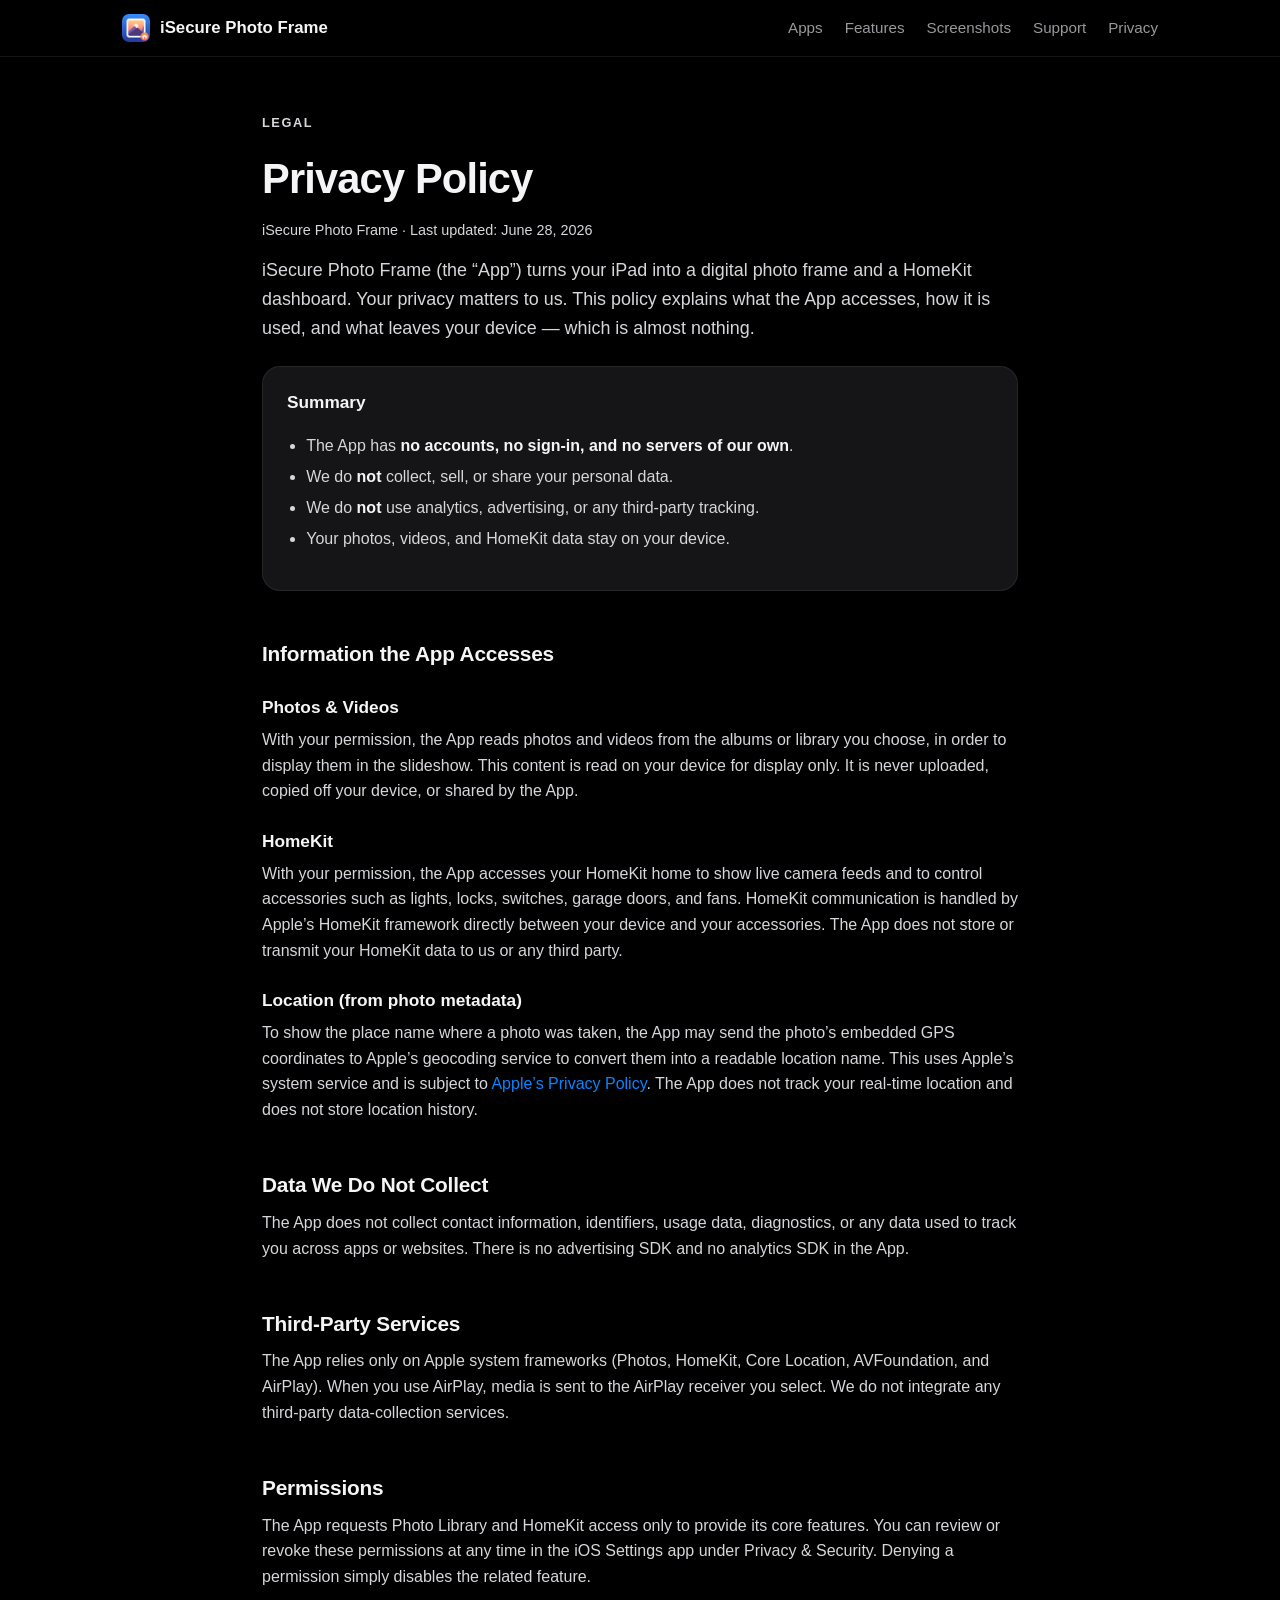
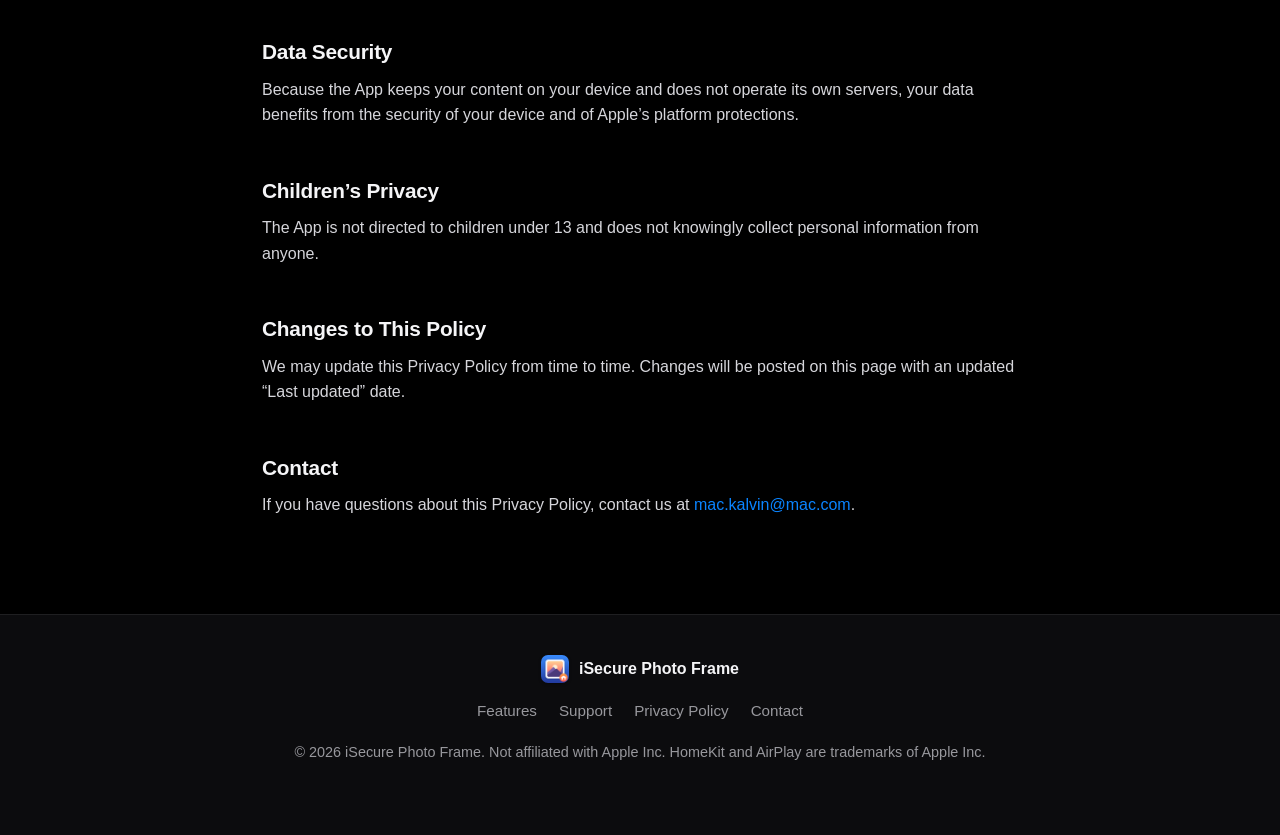
<file: isecure/privacy.html>
<!DOCTYPE html>
<html lang="en">
<head>
  <meta charset="utf-8">
  <meta name="viewport" content="width=device-width, initial-scale=1">
  <title>iSecure Photo Frame — Privacy Policy</title>
  <meta name="description" content="The iSecure Photo Frame privacy policy: no accounts, no tracking, no servers. Your photos and HomeKit data stay on your device.">
  <link rel="icon" type="image/png" href="images/app-icon.png">
  <link rel="apple-touch-icon" href="images/app-icon.png">
  <link rel="stylesheet" href="styles.css">
</head>
<body>

  <!-- Nav -->
  <header class="nav">
    <div class="nav-inner">
      <a class="brand" href="index.html">
        <img class="brand-mark" src="images/app-icon.png" alt="">
        <span>iSecure Photo Frame</span>
      </a>
      <nav class="nav-links">
        <a href="../index.html">Apps</a>
        <a href="index.html#features">Features</a>
        <a href="index.html#screens">Screenshots</a>
        <a href="support.html">Support</a>
        <a href="privacy.html">Privacy</a>
      </nav>
    </div>
  </header>

  <main class="page">
    <p class="page-eyebrow">Legal</p>
    <h1>Privacy Policy</h1>
    <p class="muted">iSecure Photo Frame &middot; Last updated: June 28, 2026</p>

    <p class="lead">
      iSecure Photo Frame (the &ldquo;App&rdquo;) turns your iPad into a digital photo
      frame and a HomeKit dashboard. Your privacy matters to us. This policy explains
      what the App accesses, how it is used, and what leaves your device &mdash; which is
      almost nothing.
    </p>

    <div class="card-soft">
      <h3>Summary</h3>
      <ul>
        <li>The App has <strong>no accounts, no sign-in, and no servers of our own</strong>.</li>
        <li>We do <strong>not</strong> collect, sell, or share your personal data.</li>
        <li>We do <strong>not</strong> use analytics, advertising, or any third-party tracking.</li>
        <li>Your photos, videos, and HomeKit data stay on your device.</li>
      </ul>
    </div>

    <h2>Information the App Accesses</h2>

    <h3>Photos &amp; Videos</h3>
    <p>
      With your permission, the App reads photos and videos from the albums or library
      you choose, in order to display them in the slideshow. This content is read on your
      device for display only. It is never uploaded, copied off your device, or shared by
      the App.
    </p>

    <h3>HomeKit</h3>
    <p>
      With your permission, the App accesses your HomeKit home to show live camera feeds
      and to control accessories such as lights, locks, switches, garage doors, and fans.
      HomeKit communication is handled by Apple&rsquo;s HomeKit framework directly between
      your device and your accessories. The App does not store or transmit your HomeKit
      data to us or any third party.
    </p>

    <h3>Location (from photo metadata)</h3>
    <p>
      To show the place name where a photo was taken, the App may send the photo&rsquo;s
      embedded GPS coordinates to Apple&rsquo;s geocoding service to convert them into a
      readable location name. This uses Apple&rsquo;s system service and is subject to
      <a href="https://www.apple.com/legal/privacy/">Apple&rsquo;s Privacy Policy</a>. The
      App does not track your real-time location and does not store location history.
    </p>

    <h2>Data We Do Not Collect</h2>
    <p>
      The App does not collect contact information, identifiers, usage data, diagnostics,
      or any data used to track you across apps or websites. There is no advertising SDK
      and no analytics SDK in the App.
    </p>

    <h2>Third-Party Services</h2>
    <p>
      The App relies only on Apple system frameworks (Photos, HomeKit, Core Location,
      AVFoundation, and AirPlay). When you use AirPlay, media is sent to the AirPlay
      receiver you select. We do not integrate any third-party data-collection services.
    </p>

    <h2>Permissions</h2>
    <p>
      The App requests Photo Library and HomeKit access only to provide its core features.
      You can review or revoke these permissions at any time in the iOS Settings app under
      Privacy &amp; Security. Denying a permission simply disables the related feature.
    </p>

    <h2>Data Security</h2>
    <p>
      Because the App keeps your content on your device and does not operate its own
      servers, your data benefits from the security of your device and of Apple&rsquo;s
      platform protections.
    </p>

    <h2>Children&rsquo;s Privacy</h2>
    <p>
      The App is not directed to children under 13 and does not knowingly collect personal
      information from anyone.
    </p>

    <h2>Changes to This Policy</h2>
    <p>
      We may update this Privacy Policy from time to time. Changes will be posted on this
      page with an updated &ldquo;Last updated&rdquo; date.
    </p>

    <h2>Contact</h2>
    <p>
      If you have questions about this Privacy Policy, contact us at
      <a href="mailto:mac.kalvin@mac.com">mac.kalvin@mac.com</a>.
    </p>
  </main>

  <!-- Footer -->
  <footer class="footer">
    <div class="footer-inner">
      <div class="footer-brand">
        <img class="brand-mark" src="images/app-icon.png" alt=""> iSecure Photo Frame
      </div>
      <nav class="footer-links">
        <a href="index.html#features">Features</a>
        <a href="support.html">Support</a>
        <a href="privacy.html">Privacy Policy</a>
        <a href="mailto:mac.kalvin@mac.com">Contact</a>
      </nav>
      <p class="muted">© 2026 iSecure Photo Frame. Not affiliated with Apple Inc. HomeKit and AirPlay are trademarks of Apple Inc.</p>
    </div>
  </footer>

</body>
</html>
</file>
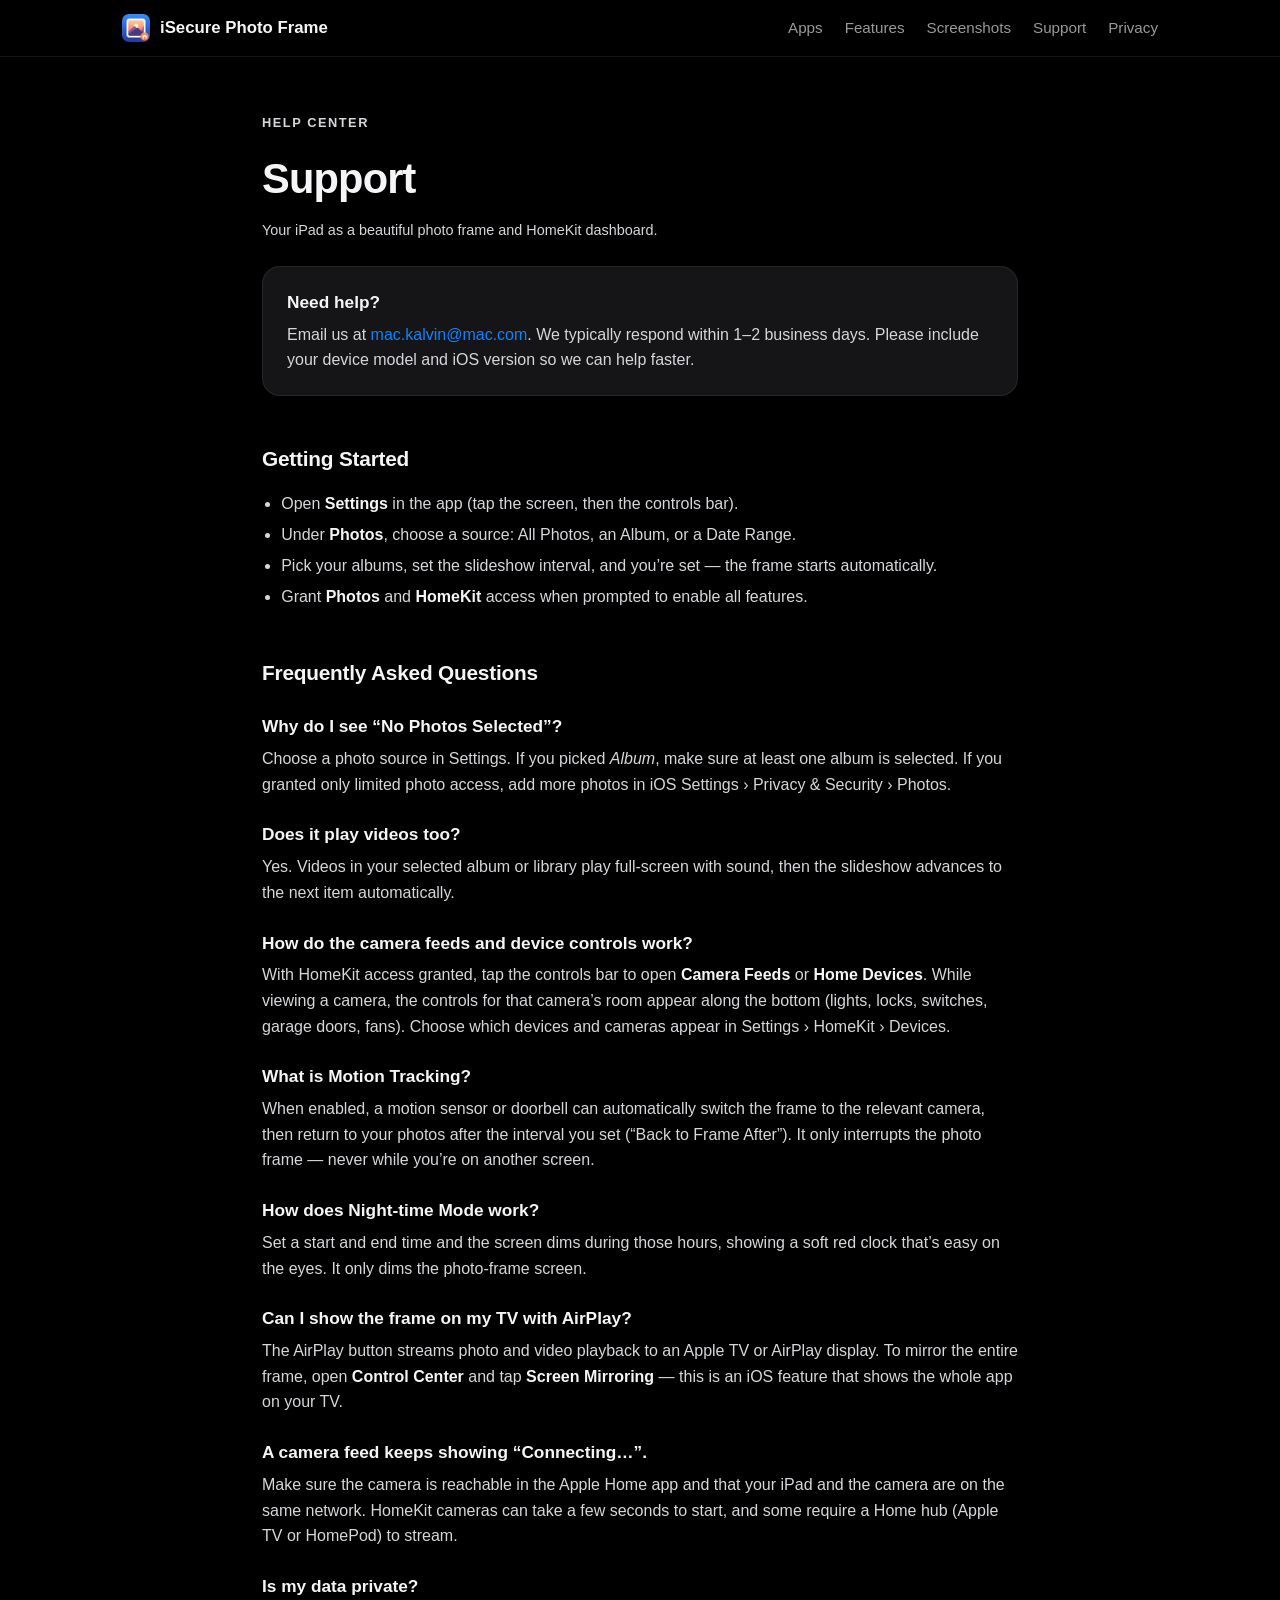
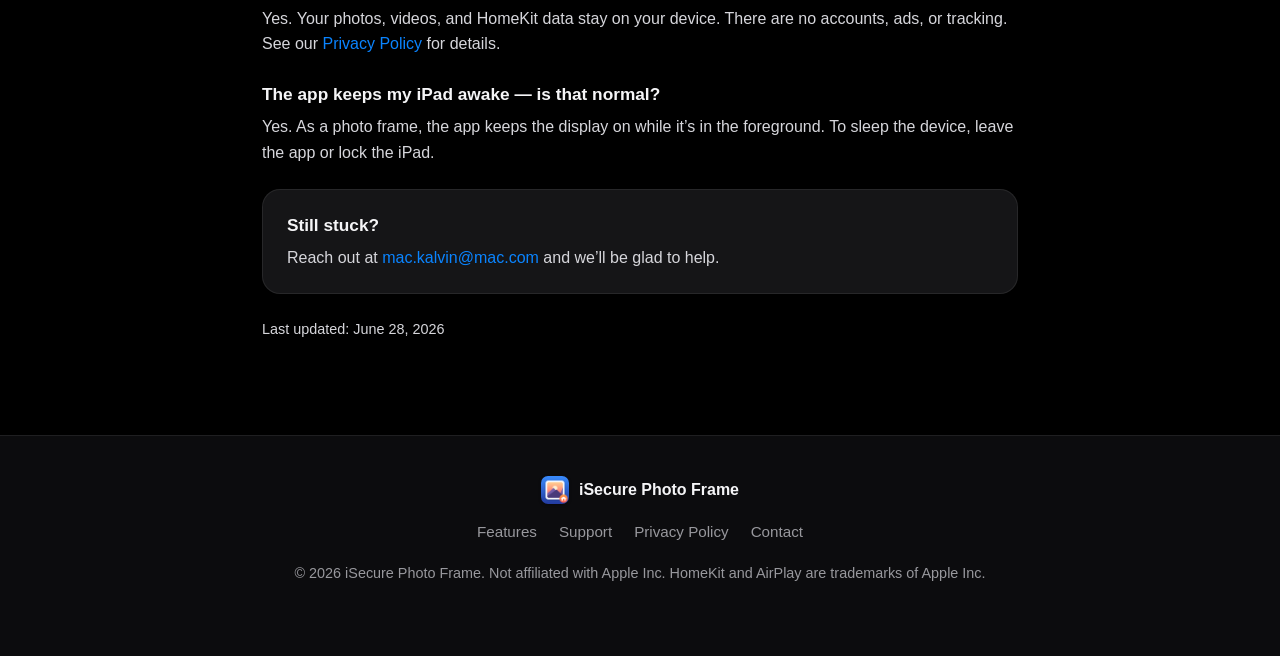
<file: isecure/support.html>
<!DOCTYPE html>
<html lang="en">
<head>
  <meta charset="utf-8">
  <meta name="viewport" content="width=device-width, initial-scale=1">
  <title>iSecure Photo Frame — Support</title>
  <meta name="description" content="Support and FAQ for iSecure Photo Frame — getting started, camera feeds, motion tracking, AirPlay, and privacy.">
  <link rel="icon" type="image/png" href="images/app-icon.png">
  <link rel="apple-touch-icon" href="images/app-icon.png">
  <link rel="stylesheet" href="styles.css">
</head>
<body>

  <!-- Nav -->
  <header class="nav">
    <div class="nav-inner">
      <a class="brand" href="index.html">
        <img class="brand-mark" src="images/app-icon.png" alt="">
        <span>iSecure Photo Frame</span>
      </a>
      <nav class="nav-links">
        <a href="../index.html">Apps</a>
        <a href="index.html#features">Features</a>
        <a href="index.html#screens">Screenshots</a>
        <a href="support.html">Support</a>
        <a href="privacy.html">Privacy</a>
      </nav>
    </div>
  </header>

  <main class="page">
    <p class="page-eyebrow">Help Center</p>
    <h1>Support</h1>
    <p class="muted">Your iPad as a beautiful photo frame and HomeKit dashboard.</p>

    <div class="card-soft">
      <h3>Need help?</h3>
      <p>
        Email us at <a href="mailto:mac.kalvin@mac.com">mac.kalvin@mac.com</a>.
        We typically respond within 1–2 business days. Please include your device model
        and iOS version so we can help faster.
      </p>
    </div>

    <h2>Getting Started</h2>
    <ul>
      <li>Open <strong>Settings</strong> in the app (tap the screen, then the controls bar).</li>
      <li>Under <strong>Photos</strong>, choose a source: All Photos, an Album, or a Date Range.</li>
      <li>Pick your albums, set the slideshow interval, and you’re set — the frame starts automatically.</li>
      <li>Grant <strong>Photos</strong> and <strong>HomeKit</strong> access when prompted to enable all features.</li>
    </ul>

    <h2>Frequently Asked Questions</h2>

    <h3>Why do I see “No Photos Selected”?</h3>
    <p>
      Choose a photo source in Settings. If you picked <em>Album</em>, make sure at least one
      album is selected. If you granted only limited photo access, add more photos in
      iOS Settings &rsaquo; Privacy &amp; Security &rsaquo; Photos.
    </p>

    <h3>Does it play videos too?</h3>
    <p>
      Yes. Videos in your selected album or library play full-screen with sound, then the
      slideshow advances to the next item automatically.
    </p>

    <h3>How do the camera feeds and device controls work?</h3>
    <p>
      With HomeKit access granted, tap the controls bar to open <strong>Camera Feeds</strong>
      or <strong>Home Devices</strong>. While viewing a camera, the controls for that
      camera’s room appear along the bottom (lights, locks, switches, garage doors, fans).
      Choose which devices and cameras appear in Settings &rsaquo; HomeKit &rsaquo; Devices.
    </p>

    <h3>What is Motion Tracking?</h3>
    <p>
      When enabled, a motion sensor or doorbell can automatically switch the frame to the
      relevant camera, then return to your photos after the interval you set (“Back to Frame
      After”). It only interrupts the photo frame — never while you’re on another screen.
    </p>

    <h3>How does Night-time Mode work?</h3>
    <p>
      Set a start and end time and the screen dims during those hours, showing a soft red
      clock that’s easy on the eyes. It only dims the photo-frame screen.
    </p>

    <h3>Can I show the frame on my TV with AirPlay?</h3>
    <p>
      The AirPlay button streams photo and video playback to an Apple TV or AirPlay display.
      To mirror the entire frame, open <strong>Control Center</strong> and tap
      <strong>Screen Mirroring</strong> — this is an iOS feature that shows the whole app on
      your TV.
    </p>

    <h3>A camera feed keeps showing “Connecting…”.</h3>
    <p>
      Make sure the camera is reachable in the Apple Home app and that your iPad and the
      camera are on the same network. HomeKit cameras can take a few seconds to start, and
      some require a Home hub (Apple TV or HomePod) to stream.
    </p>

    <h3>Is my data private?</h3>
    <p>
      Yes. Your photos, videos, and HomeKit data stay on your device. There are no accounts,
      ads, or tracking. See our
      <a href="privacy.html">Privacy Policy</a> for details.
    </p>

    <h3>The app keeps my iPad awake — is that normal?</h3>
    <p>
      Yes. As a photo frame, the app keeps the display on while it’s in the foreground. To
      sleep the device, leave the app or lock the iPad.
    </p>

    <div class="card-soft">
      <h3>Still stuck?</h3>
      <p>
        Reach out at <a href="mailto:mac.kalvin@mac.com">mac.kalvin@mac.com</a> and we’ll be
        glad to help.
      </p>
    </div>

    <p class="muted">Last updated: June 28, 2026</p>
  </main>

  <!-- Footer -->
  <footer class="footer">
    <div class="footer-inner">
      <div class="footer-brand">
        <img class="brand-mark" src="images/app-icon.png" alt=""> iSecure Photo Frame
      </div>
      <nav class="footer-links">
        <a href="index.html#features">Features</a>
        <a href="support.html">Support</a>
        <a href="privacy.html">Privacy Policy</a>
        <a href="mailto:mac.kalvin@mac.com">Contact</a>
      </nav>
      <p class="muted">© 2026 iSecure Photo Frame. Not affiliated with Apple Inc. HomeKit and AirPlay are trademarks of Apple Inc.</p>
    </div>
  </footer>

</body>
</html>
</file>
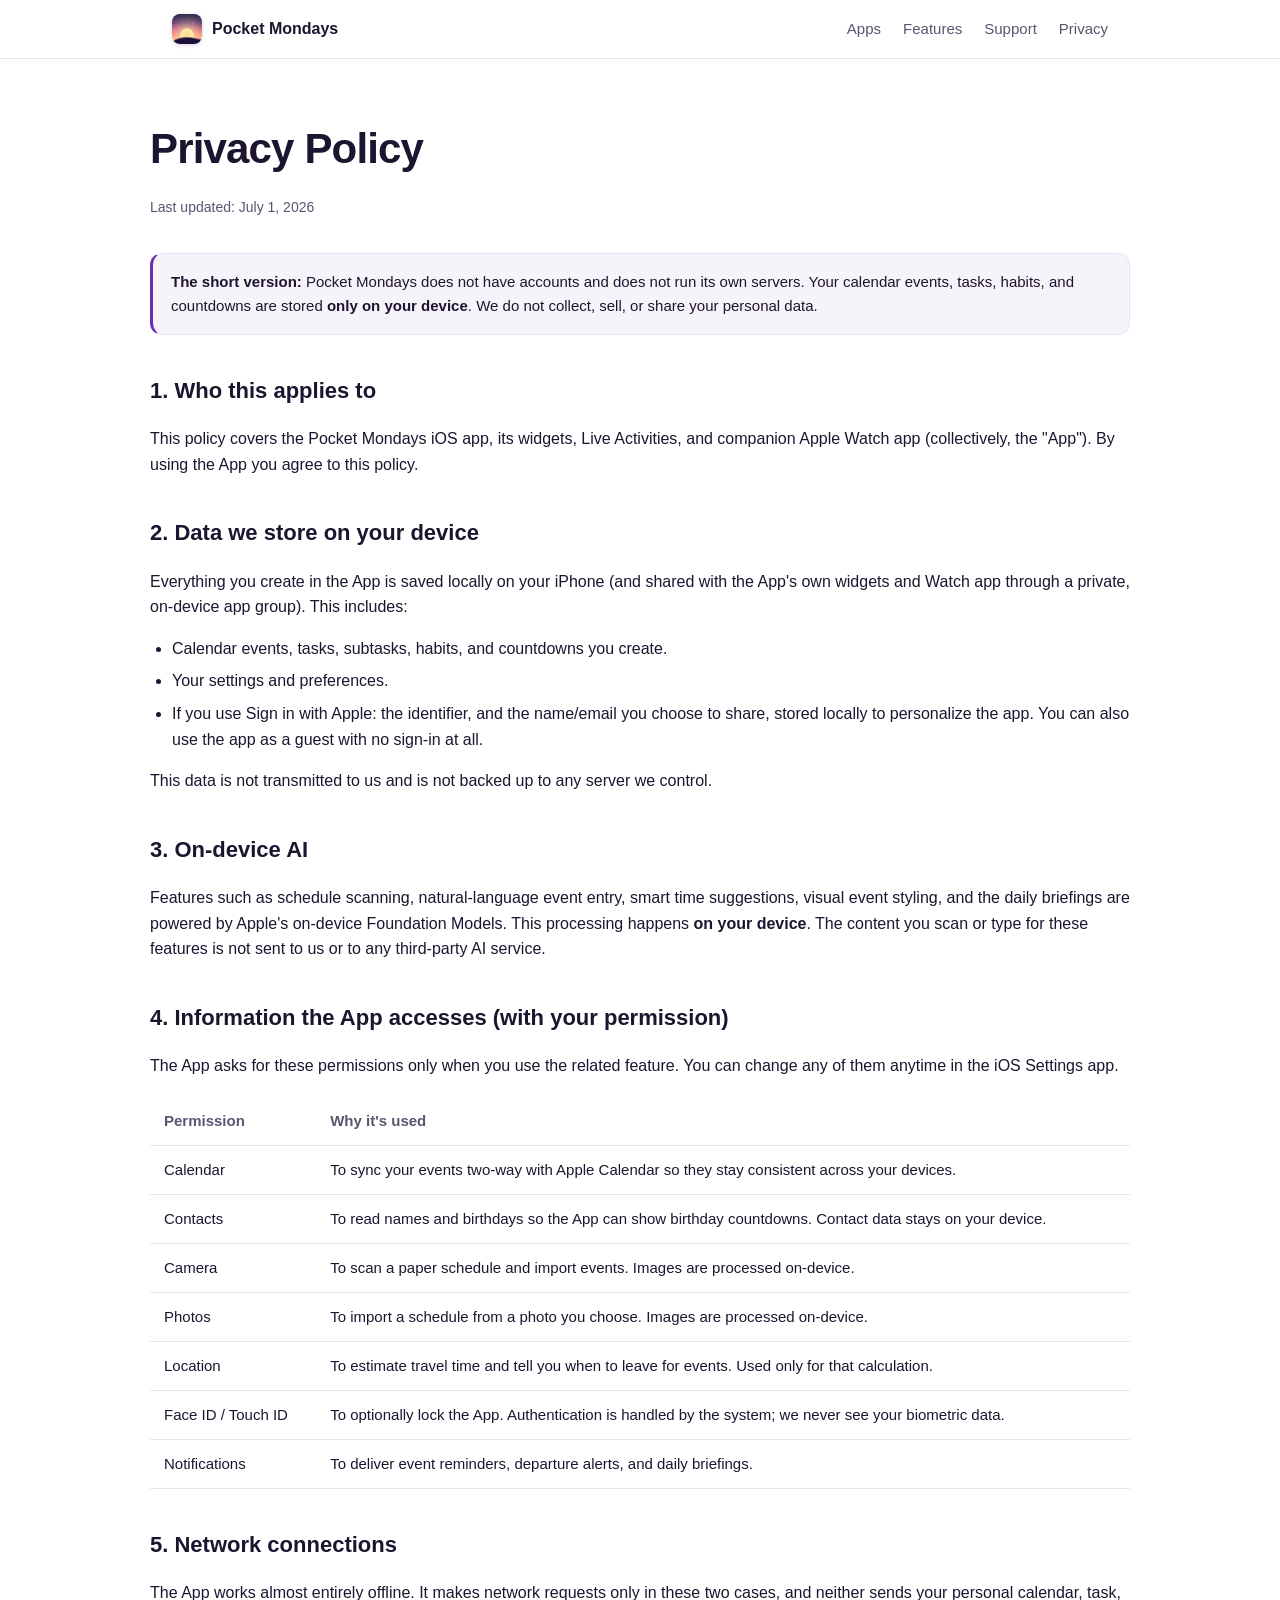
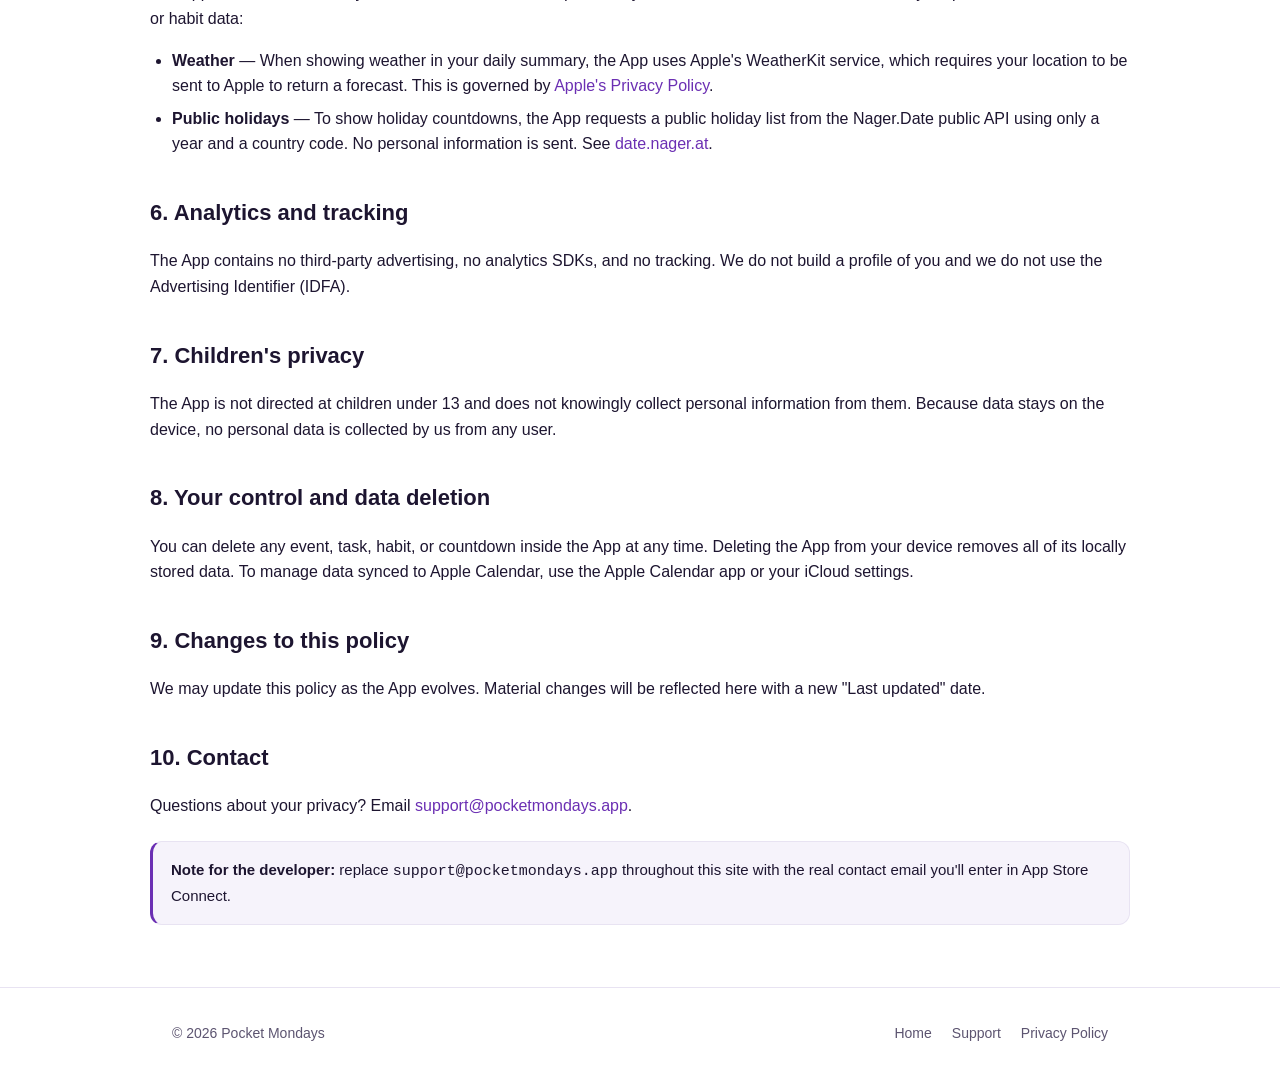
<file: pocket-mondays/privacy.html>
<!DOCTYPE html>
<html lang="en">
<head>
    <meta charset="UTF-8" />
    <meta name="viewport" content="width=device-width, initial-scale=1" />
    <title>Privacy Policy — Pocket Mondays</title>
    <meta name="description" content="How Pocket Mondays handles your data. Short version: your calendar, tasks, and habits stay on your device." />
    <meta name="theme-color" content="#2a1245" />
    <link rel="icon" type="image/png" sizes="32x32" href="favicon-32.png" />
    <link rel="icon" type="image/png" sizes="16x16" href="favicon-16.png" />
    <link rel="apple-touch-icon" sizes="180x180" href="apple-touch-icon.png" />
    <link rel="stylesheet" href="styles.css" />
</head>
<body>
    <nav class="nav">
        <div class="wrap">
            <a class="brand" href="index.html">
                <img class="logo" src="app-icon.png" alt="" />
                <span>Pocket Mondays</span>
            </a>
            <div class="nav-links">
                <a href="../index.html">Apps</a>
                <a href="index.html#features">Features</a>
                <a href="support.html">Support</a>
                <a href="privacy.html">Privacy</a>
            </div>
        </div>
    </nav>

    <main class="doc wrap">
        <h1>Privacy Policy</h1>
        <p class="updated">Last updated: July 1, 2026</p>

        <div class="note">
            <strong>The short version:</strong> Pocket Mondays does not have accounts and does not
            run its own servers. Your calendar events, tasks, habits, and countdowns are stored
            <strong>only on your device</strong>. We do not collect, sell, or share your personal data.
        </div>

        <h2>1. Who this applies to</h2>
        <p>
            This policy covers the Pocket Mondays iOS app, its widgets, Live Activities, and companion
            Apple Watch app (collectively, the "App"). By using the App you agree to this policy.
        </p>

        <h2>2. Data we store on your device</h2>
        <p>
            Everything you create in the App is saved locally on your iPhone (and shared with the App's
            own widgets and Watch app through a private, on-device app group). This includes:
        </p>
        <ul>
            <li>Calendar events, tasks, subtasks, habits, and countdowns you create.</li>
            <li>Your settings and preferences.</li>
            <li>If you use Sign in with Apple: the identifier, and the name/email you choose to share, stored locally to personalize the app. You can also use the app as a guest with no sign-in at all.</li>
        </ul>
        <p>This data is not transmitted to us and is not backed up to any server we control.</p>

        <h2>3. On-device AI</h2>
        <p>
            Features such as schedule scanning, natural-language event entry, smart time suggestions,
            visual event styling, and the daily briefings are powered by Apple's on-device Foundation
            Models. This processing happens <strong>on your device</strong>. The content you scan or type
            for these features is not sent to us or to any third-party AI service.
        </p>

        <h2>4. Information the App accesses (with your permission)</h2>
        <p>The App asks for these permissions only when you use the related feature. You can change any of them anytime in the iOS Settings app.</p>
        <table>
            <tr><th>Permission</th><th>Why it's used</th></tr>
            <tr><td>Calendar</td><td>To sync your events two-way with Apple Calendar so they stay consistent across your devices.</td></tr>
            <tr><td>Contacts</td><td>To read names and birthdays so the App can show birthday countdowns. Contact data stays on your device.</td></tr>
            <tr><td>Camera</td><td>To scan a paper schedule and import events. Images are processed on-device.</td></tr>
            <tr><td>Photos</td><td>To import a schedule from a photo you choose. Images are processed on-device.</td></tr>
            <tr><td>Location</td><td>To estimate travel time and tell you when to leave for events. Used only for that calculation.</td></tr>
            <tr><td>Face ID / Touch ID</td><td>To optionally lock the App. Authentication is handled by the system; we never see your biometric data.</td></tr>
            <tr><td>Notifications</td><td>To deliver event reminders, departure alerts, and daily briefings.</td></tr>
        </table>

        <h2>5. Network connections</h2>
        <p>The App works almost entirely offline. It makes network requests only in these two cases, and neither sends your personal calendar, task, or habit data:</p>
        <ul>
            <li><strong>Weather</strong> — When showing weather in your daily summary, the App uses Apple's WeatherKit service, which requires your location to be sent to Apple to return a forecast. This is governed by <a href="https://www.apple.com/legal/privacy/" target="_blank" rel="noopener">Apple's Privacy Policy</a>.</li>
            <li><strong>Public holidays</strong> — To show holiday countdowns, the App requests a public holiday list from the Nager.Date public API using only a year and a country code. No personal information is sent. See <a href="https://date.nager.at/" target="_blank" rel="noopener">date.nager.at</a>.</li>
        </ul>

        <h2>6. Analytics and tracking</h2>
        <p>
            The App contains no third-party advertising, no analytics SDKs, and no tracking. We do not
            build a profile of you and we do not use the Advertising Identifier (IDFA).
        </p>

        <h2>7. Children's privacy</h2>
        <p>
            The App is not directed at children under 13 and does not knowingly collect personal
            information from them. Because data stays on the device, no personal data is collected by us
            from any user.
        </p>

        <h2>8. Your control and data deletion</h2>
        <p>
            You can delete any event, task, habit, or countdown inside the App at any time. Deleting the
            App from your device removes all of its locally stored data. To manage data synced to Apple
            Calendar, use the Apple Calendar app or your iCloud settings.
        </p>

        <h2>9. Changes to this policy</h2>
        <p>
            We may update this policy as the App evolves. Material changes will be reflected here with a
            new "Last updated" date.
        </p>

        <h2>10. Contact</h2>
        <p>
            Questions about your privacy? Email
            <a href="mailto:support@pocketmondays.app">support@pocketmondays.app</a>.
        </p>
        <div class="note">
            <strong>Note for the developer:</strong> replace <code>support@pocketmondays.app</code>
            throughout this site with the real contact email you'll enter in App Store Connect.
        </div>
    </main>

    <footer class="footer">
        <div class="wrap">
            <div>© <span id="year">2026</span> Pocket Mondays</div>
            <div class="footer-links">
                <a href="index.html">Home</a>
                <a href="support.html">Support</a>
                <a href="privacy.html">Privacy Policy</a>
            </div>
        </div>
    </footer>

    <script>document.getElementById("year").textContent = new Date().getFullYear();</script>
</body>
</html>
</file>
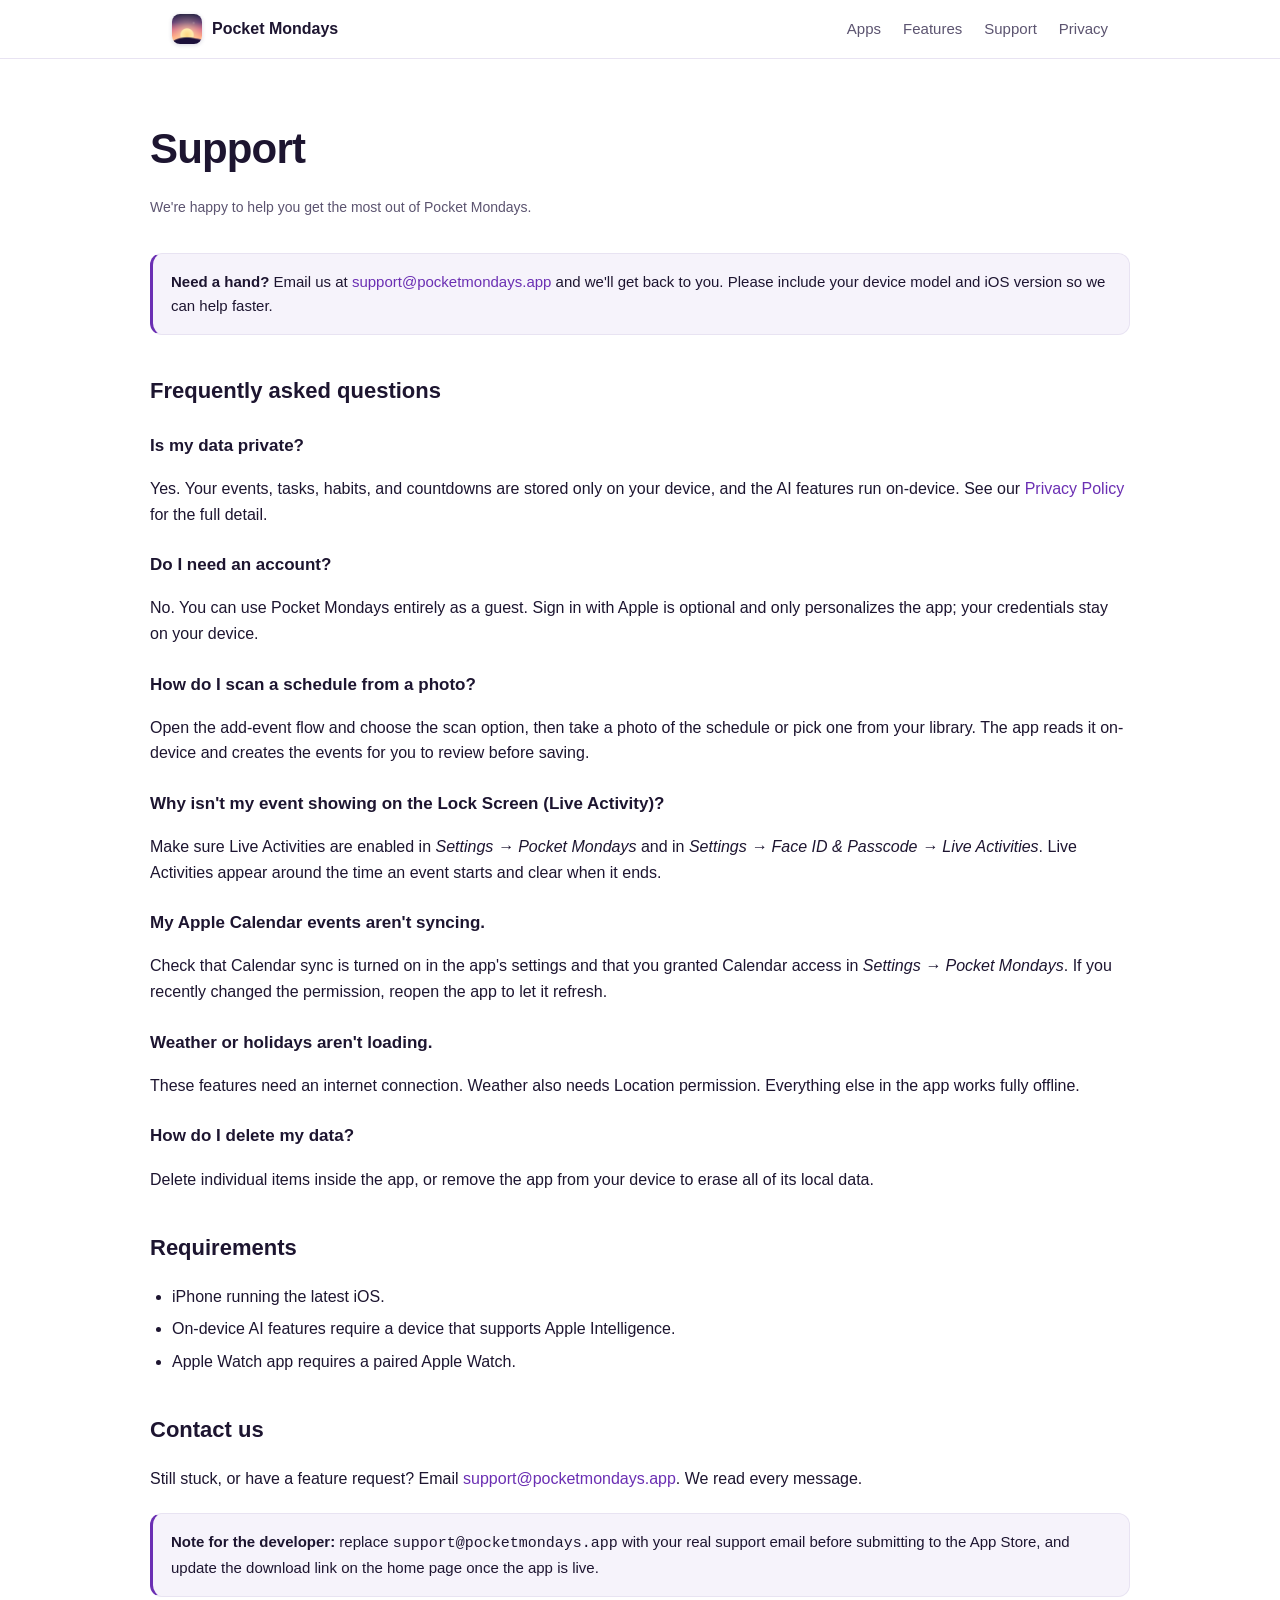
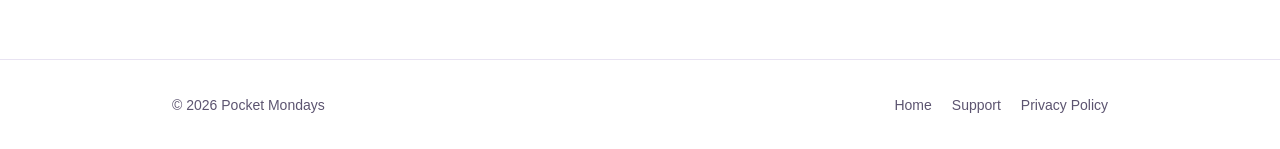
<file: pocket-mondays/support.html>
<!DOCTYPE html>
<html lang="en">
<head>
    <meta charset="UTF-8" />
    <meta name="viewport" content="width=device-width, initial-scale=1" />
    <title>Support — Pocket Mondays</title>
    <meta name="description" content="Get help with Pocket Mondays. FAQs, troubleshooting, and how to contact us." />
    <meta name="theme-color" content="#2a1245" />
    <link rel="icon" type="image/png" sizes="32x32" href="favicon-32.png" />
    <link rel="icon" type="image/png" sizes="16x16" href="favicon-16.png" />
    <link rel="apple-touch-icon" sizes="180x180" href="apple-touch-icon.png" />
    <link rel="stylesheet" href="styles.css" />
</head>
<body>
    <nav class="nav">
        <div class="wrap">
            <a class="brand" href="index.html">
                <img class="logo" src="app-icon.png" alt="" />
                <span>Pocket Mondays</span>
            </a>
            <div class="nav-links">
                <a href="../index.html">Apps</a>
                <a href="index.html#features">Features</a>
                <a href="support.html">Support</a>
                <a href="privacy.html">Privacy</a>
            </div>
        </div>
    </nav>

    <main class="doc wrap">
        <h1>Support</h1>
        <p class="updated">We're happy to help you get the most out of Pocket Mondays.</p>

        <div class="note">
            <strong>Need a hand?</strong> Email us at
            <a href="mailto:support@pocketmondays.app">support@pocketmondays.app</a>
            and we'll get back to you. Please include your device model and iOS version so we can help faster.
        </div>

        <h2>Frequently asked questions</h2>

        <h3>Is my data private?</h3>
        <p>
            Yes. Your events, tasks, habits, and countdowns are stored only on your device, and the AI
            features run on-device. See our <a href="privacy.html">Privacy Policy</a> for the full detail.
        </p>

        <h3>Do I need an account?</h3>
        <p>
            No. You can use Pocket Mondays entirely as a guest. Sign in with Apple is optional and only
            personalizes the app; your credentials stay on your device.
        </p>

        <h3>How do I scan a schedule from a photo?</h3>
        <p>
            Open the add-event flow and choose the scan option, then take a photo of the schedule or pick
            one from your library. The app reads it on-device and creates the events for you to review
            before saving.
        </p>

        <h3>Why isn't my event showing on the Lock Screen (Live Activity)?</h3>
        <p>
            Make sure Live Activities are enabled in <em>Settings → Pocket Mondays</em> and in
            <em>Settings → Face ID &amp; Passcode → Live Activities</em>. Live Activities appear around the
            time an event starts and clear when it ends.
        </p>

        <h3>My Apple Calendar events aren't syncing.</h3>
        <p>
            Check that Calendar sync is turned on in the app's settings and that you granted Calendar
            access in <em>Settings → Pocket Mondays</em>. If you recently changed the permission, reopen
            the app to let it refresh.
        </p>

        <h3>Weather or holidays aren't loading.</h3>
        <p>
            These features need an internet connection. Weather also needs Location permission. Everything
            else in the app works fully offline.
        </p>

        <h3>How do I delete my data?</h3>
        <p>
            Delete individual items inside the app, or remove the app from your device to erase all of its
            local data.
        </p>

        <h2>Requirements</h2>
        <ul>
            <li>iPhone running the latest iOS.</li>
            <li>On-device AI features require a device that supports Apple Intelligence.</li>
            <li>Apple Watch app requires a paired Apple Watch.</li>
        </ul>

        <h2>Contact us</h2>
        <p>
            Still stuck, or have a feature request? Email
            <a href="mailto:support@pocketmondays.app">support@pocketmondays.app</a>.
            We read every message.
        </p>
        <div class="note">
            <strong>Note for the developer:</strong> replace <code>support@pocketmondays.app</code>
            with your real support email before submitting to the App Store, and update the download link
            on the home page once the app is live.
        </div>
    </main>

    <footer class="footer">
        <div class="wrap">
            <div>© <span id="year">2026</span> Pocket Mondays</div>
            <div class="footer-links">
                <a href="index.html">Home</a>
                <a href="support.html">Support</a>
                <a href="privacy.html">Privacy Policy</a>
            </div>
        </div>
    </footer>

    <script>document.getElementById("year").textContent = new Date().getFullYear();</script>
</body>
</html>
</file>
<file: styles.css>
/* Hub landing — features multiple apps. Dark, neutral parent theme
   that complements both iSecure (green/blue) and Pocket Mondays (violet). */

:root {
    --bg: #08080a;
    --bg-2: #101014;
    --card: #16161b;
    --text: #f5f5f7;
    --muted: #9a9aa5;
    --line: rgba(255, 255, 255, 0.09);
    --radius: 22px;
    --max: 1000px;
    color-scheme: dark;
}

* { box-sizing: border-box; }
html { scroll-behavior: smooth; }

body {
    margin: 0;
    font-family: -apple-system, BlinkMacSystemFont, "SF Pro Text", "Segoe UI", Roboto, Helvetica, Arial, sans-serif;
    background: var(--bg);
    color: var(--text);
    line-height: 1.6;
    -webkit-font-smoothing: antialiased;
}

a { color: inherit; text-decoration: none; }

.wrap { max-width: var(--max); margin: 0 auto; padding: 0 22px; }

/* ---------- Hero ---------- */
.hero {
    text-align: center;
    padding: 96px 0 40px;
    background: radial-gradient(1000px 380px at 50% -10%, rgba(120, 90, 200, 0.18), transparent);
}
.hero h1 {
    font-size: clamp(32px, 6vw, 54px);
    letter-spacing: -0.02em;
    margin: 0 0 14px;
}
.hero p {
    color: var(--muted);
    font-size: clamp(16px, 2.4vw, 20px);
    max-width: 560px;
    margin: 0 auto;
}

/* ---------- App cards ---------- */
.apps {
    display: grid;
    grid-template-columns: repeat(auto-fit, minmax(300px, 1fr));
    gap: 24px;
    padding: 40px 0 20px;
}
.app-card {
    background: var(--card);
    border: 1px solid var(--line);
    border-radius: var(--radius);
    padding: 34px 30px;
    display: flex;
    flex-direction: column;
    align-items: center;
    text-align: center;
    position: relative;
    overflow: hidden;
    transition: transform .15s ease, border-color .15s ease;
}
.app-card::before {
    content: "";
    position: absolute;
    inset: 0 0 auto 0;
    height: 120px;
    background: var(--glow, transparent);
    opacity: 0.25;
    filter: blur(40px);
    pointer-events: none;
}
.app-card:hover { transform: translateY(-4px); border-color: rgba(255,255,255,0.18); }

.app-card .icon {
    width: 96px; height: 96px;
    border-radius: 22px;
    box-shadow: 0 10px 30px rgba(0,0,0,0.45);
    position: relative;
    z-index: 1;
}
.app-card h2 { margin: 20px 0 4px; font-size: 24px; letter-spacing: -0.01em; }
.app-card .tagline { color: var(--muted); font-size: 15px; margin: 0 0 8px; }
.app-card .platform {
    font-size: 12px; font-weight: 600; letter-spacing: 0.04em; text-transform: uppercase;
    color: var(--muted);
    margin-bottom: 20px;
}

.app-card .actions { display: flex; gap: 10px; flex-wrap: wrap; justify-content: center; margin-top: auto; }
.btn {
    display: inline-flex; align-items: center; gap: 6px;
    padding: 11px 20px; border-radius: 999px;
    font-weight: 600; font-size: 15px;
    border: 1px solid var(--line);
    transition: transform .1s ease, background .2s ease;
}
.btn:hover { transform: translateY(-1px); }
.btn-primary { background: var(--accent, #6b2fb3); border-color: transparent; color: #fff; }
.btn-ghost { background: transparent; color: var(--text); }
.btn-ghost:hover { background: rgba(255,255,255,0.06); }

/* ---------- Footer ---------- */
.footer {
    border-top: 1px solid var(--line);
    margin-top: 60px;
    padding: 30px 0;
    color: var(--muted);
    font-size: 14px;
}
.footer .wrap { display: flex; justify-content: space-between; flex-wrap: wrap; gap: 14px; }
.footer .links { display: flex; gap: 18px; flex-wrap: wrap; }
.footer a:hover { color: var(--text); }
</file>
<file: isecure/styles.css>
/* iSecure Photo Frame — marketing site
   Dark, photo-frame aesthetic with a HomeKit-green accent. */

:root {
  --bg: #000000;
  --bg-alt: #0c0c0e;
  --surface: #151517;
  --surface-2: #1c1c1e;
  --text: #f5f5f7;
  --muted: #98989d;
  --line: rgba(255, 255, 255, 0.08);
  --accent: #34c759;       /* HomeKit toggle green */
  --accent-2: #0a84ff;     /* iOS blue */
  --radius: 18px;
  --max: 1080px;
  color-scheme: dark;
}

* { box-sizing: border-box; }

html { scroll-behavior: smooth; }

body {
  margin: 0;
  font-family: -apple-system, BlinkMacSystemFont, "Segoe UI", Roboto, Helvetica, Arial, sans-serif;
  background: var(--bg);
  color: var(--text);
  line-height: 1.6;
  -webkit-font-smoothing: antialiased;
}

a { color: var(--accent-2); text-decoration: none; }
a:hover { text-decoration: underline; }

img { max-width: 100%; display: block; }

.muted { color: var(--muted); font-size: 0.9rem; }

/* ---------- Nav ---------- */
.nav {
  position: sticky;
  top: 0;
  z-index: 10;
  background: rgba(0, 0, 0, 0.7);
  backdrop-filter: saturate(180%) blur(20px);
  -webkit-backdrop-filter: saturate(180%) blur(20px);
  border-bottom: 1px solid var(--line);
}
.nav-inner {
  max-width: var(--max);
  margin: 0 auto;
  padding: 14px 22px;
  display: flex;
  align-items: center;
  justify-content: space-between;
}
.brand {
  display: flex;
  align-items: center;
  gap: 10px;
  color: var(--text);
  font-weight: 650;
  font-size: 1.05rem;
}
.brand:hover { text-decoration: none; }
.brand-mark {
  width: 28px;
  height: 28px;
  border-radius: 7px;
  object-fit: cover;
  box-shadow: 0 1px 3px rgba(0, 0, 0, 0.4);
}
.hero-icon {
  width: 84px;
  height: 84px;
  border-radius: 19px;
  margin-bottom: 20px;
  box-shadow: 0 10px 28px rgba(0, 0, 0, 0.5);
}
.nav-links { display: flex; gap: 22px; }
.nav-links a { color: var(--muted); font-size: 0.95rem; }
.nav-links a:hover { color: var(--text); text-decoration: none; }

/* ---------- Hero ---------- */
.hero {
  max-width: var(--max);
  margin: 0 auto;
  padding: 72px 22px 64px;
  display: grid;
  grid-template-columns: 1.05fr 1fr;
  gap: 48px;
  align-items: center;
}
.eyebrow {
  text-transform: uppercase;
  letter-spacing: 0.12em;
  font-size: 0.8rem;
  font-weight: 650;
  color: var(--accent);
  margin: 0 0 12px;
}
.hero h1 {
  font-size: clamp(2.2rem, 4.6vw, 3.4rem);
  line-height: 1.07;
  letter-spacing: -0.02em;
  margin: 0 0 18px;
}
.lede {
  font-size: 1.12rem;
  color: #d6d6db;
  margin: 0 0 28px;
  max-width: 34ch;
}
.cta-row { display: flex; gap: 14px; flex-wrap: wrap; }
.btn {
  display: inline-flex;
  align-items: center;
  padding: 12px 22px;
  border-radius: 999px;
  font-weight: 600;
  font-size: 1rem;
  transition: transform .08s ease, opacity .2s ease, background .2s ease;
}
.btn:hover { text-decoration: none; transform: translateY(-1px); }
.btn-primary { background: var(--accent); color: #00210d; }
.btn-primary:hover { background: #2db14e; }
.btn-ghost { background: var(--surface-2); color: var(--text); border: 1px solid var(--line); }
.btn-ghost:hover { background: #2a2a2d; }
.badges {
  margin-top: 26px;
  display: flex;
  gap: 10px;
  flex-wrap: wrap;
  color: var(--muted);
  font-size: 0.9rem;
}

.hero-shot { display: flex; justify-content: center; }
.frame {
  padding: 10px;
  background: linear-gradient(160deg, #2a2a2d, #0d0d0f);
  border-radius: 22px;
  border: 1px solid var(--line);
  box-shadow: 0 30px 80px rgba(0, 0, 0, 0.55);
  max-width: 520px;
}
.frame img { border-radius: 14px; }

/* ---------- Sections ---------- */
.section {
  max-width: var(--max);
  margin: 0 auto;
  padding: 72px 22px;
}
.section-alt { background: var(--bg-alt); max-width: none; }
.section-alt > * { max-width: var(--max); margin-left: auto; margin-right: auto; }
.section-title {
  font-size: clamp(1.7rem, 3vw, 2.3rem);
  letter-spacing: -0.02em;
  text-align: center;
  margin: 0 0 10px;
}
.section-sub {
  text-align: center;
  color: var(--muted);
  font-size: 1.05rem;
  margin: 0 auto 44px;
  max-width: 52ch;
}

/* ---------- Feature grid ---------- */
.grid {
  display: grid;
  grid-template-columns: repeat(3, 1fr);
  gap: 18px;
}
.card {
  background: var(--surface);
  border: 1px solid var(--line);
  border-radius: var(--radius);
  padding: 26px 24px;
  transition: border-color .2s ease, transform .12s ease;
}
.card:hover { border-color: rgba(52, 199, 89, 0.5); transform: translateY(-2px); }
.card-icon { font-size: 1.7rem; margin-bottom: 12px; }
.card h3 { margin: 0 0 8px; font-size: 1.15rem; }
.card p { margin: 0; color: var(--muted); font-size: 0.97rem; }

/* ---------- Screenshot story ---------- */
.story { display: flex; flex-direction: column; gap: 64px; }
.story-row {
  display: grid;
  grid-template-columns: 1.1fr 1fr;
  gap: 44px;
  align-items: center;
}
.story-row.reverse .story-shot { order: 2; }
.story-shot img {
  border-radius: 16px;
  border: 1px solid var(--line);
  box-shadow: 0 20px 50px rgba(0, 0, 0, 0.5);
}
.story-copy h3 { font-size: 1.45rem; letter-spacing: -0.01em; margin: 0 0 10px; }
.story-copy p { color: var(--muted); font-size: 1.05rem; margin: 0; max-width: 40ch; }

/* ---------- Privacy band ---------- */
.privacy-band { text-align: center; }
.privacy-grid {
  display: grid;
  grid-template-columns: repeat(4, 1fr);
  gap: 16px;
  margin: 36px 0 30px;
}
.privacy-item {
  background: var(--surface);
  border: 1px solid var(--line);
  border-radius: var(--radius);
  padding: 22px 18px;
  text-align: left;
}
.privacy-item strong { display: block; margin-bottom: 6px; font-size: 1.02rem; }
.privacy-item span { color: var(--muted); font-size: 0.92rem; }
.privacy-cta { margin: 0; }

/* ---------- Content pages (Privacy / Support) ---------- */
.page {
  max-width: 800px;
  margin: 0 auto;
  padding: 56px 22px 80px;
}
.page h1 {
  font-size: clamp(2rem, 4vw, 2.6rem);
  letter-spacing: -0.02em;
  margin: 0 0 6px;
}
.page h2 {
  font-size: 1.3rem;
  letter-spacing: -0.01em;
  margin: 2.2em 0 0.4em;
}
.page h3 { font-size: 1.08rem; margin: 1.4em 0 0.3em; }
.page p { color: #d6d6db; margin: 0 0 1em; }
.page ul { padding-left: 1.2em; color: #d6d6db; }
.page li { margin: 0.35em 0; }
.page strong { color: var(--text); }
.page .lead { font-size: 1.12rem; color: #d6d6db; }
.page-eyebrow {
  text-transform: uppercase;
  letter-spacing: 0.12em;
  font-size: 0.8rem;
  font-weight: 650;
  color: var(--accent);
  margin: 0 0 12px;
}
.card-soft {
  background: var(--surface);
  border: 1px solid var(--line);
  border-radius: var(--radius);
  padding: 22px 24px;
  margin: 24px 0;
}
.card-soft h3 { margin-top: 0; }
.card-soft p:last-child { margin-bottom: 0; }

/* ---------- Footer ---------- */
.footer {
  border-top: 1px solid var(--line);
  background: var(--bg-alt);
}
.footer-inner {
  max-width: var(--max);
  margin: 0 auto;
  padding: 40px 22px 56px;
  text-align: center;
}
.footer-brand {
  display: inline-flex;
  align-items: center;
  gap: 10px;
  font-weight: 650;
  margin-bottom: 16px;
}
.footer-links {
  display: flex;
  gap: 22px;
  justify-content: center;
  flex-wrap: wrap;
  margin-bottom: 18px;
}
.footer-links a { color: var(--muted); font-size: 0.95rem; }
.footer-links a:hover { color: var(--text); }

/* ---------- Responsive ---------- */
@media (max-width: 860px) {
  .hero {
    grid-template-columns: 1fr;
    padding-top: 48px;
    text-align: center;
  }
  .hero .lede, .hero .badges, .hero-icon { margin-left: auto; margin-right: auto; }
  .cta-row { justify-content: center; }
  .hero-shot { order: -1; }
  .frame { max-width: 360px; }
  .grid { grid-template-columns: 1fr 1fr; }
  .story-row, .story-row.reverse { grid-template-columns: 1fr; gap: 22px; }
  .story-row.reverse .story-shot { order: 0; }
  .story-copy { text-align: center; }
  .story-copy p { margin-left: auto; margin-right: auto; }
  .privacy-grid { grid-template-columns: 1fr 1fr; }
}
@media (max-width: 520px) {
  .nav-links { gap: 14px; }
  .grid { grid-template-columns: 1fr; }
  .privacy-grid { grid-template-columns: 1fr; }
}
</file>
<file: pocket-mondays/styles.css>
/* Pocket Mondays — marketing + legal site
   Dependency-free, responsive, light/dark aware. */

:root {
    --bg: #ffffff;
    --bg-soft: #f6f3fb;
    --card: #ffffff;
    --text: #1d1530;
    --text-soft: #5c5470;
    --border: #e8e3f2;
    --brand: #6b2fb3;
    --brand-2: #a86fd6;
    --accent: #f0a072;
    --radius: 18px;
    --maxw: 980px;
    --shadow: 0 10px 40px rgba(30, 20, 80, 0.10);
}

@media (prefers-color-scheme: dark) {
    :root {
        --bg: #120a1e;
        --bg-soft: #1b1030;
        --card: #1f1436;
        --text: #f3eefb;
        --text-soft: #b3a6c8;
        --border: #33254d;
        --shadow: 0 10px 40px rgba(0, 0, 0, 0.55);
    }
}

* { box-sizing: border-box; }

html { scroll-behavior: smooth; }

body {
    margin: 0;
    font-family: -apple-system, BlinkMacSystemFont, "SF Pro Text", "Segoe UI", Roboto, Helvetica, Arial, sans-serif;
    color: var(--text);
    background: var(--bg);
    line-height: 1.6;
    -webkit-font-smoothing: antialiased;
}

a { color: var(--brand); text-decoration: none; }
a:hover { text-decoration: underline; }

.wrap { max-width: var(--maxw); margin: 0 auto; padding: 0 22px; }

/* ---------- Nav ---------- */
.nav {
    position: sticky;
    top: 0;
    z-index: 10;
    backdrop-filter: saturate(180%) blur(20px);
    -webkit-backdrop-filter: saturate(180%) blur(20px);
    background: color-mix(in srgb, var(--bg) 82%, transparent);
    border-bottom: 1px solid var(--border);
}
.nav .wrap {
    display: flex;
    align-items: center;
    justify-content: space-between;
    height: 58px;
}
.brand { display: flex; align-items: center; gap: 10px; font-weight: 700; color: var(--text); }
.brand:hover { text-decoration: none; }
.brand .logo {
    width: 30px; height: 30px; border-radius: 8px;
    object-fit: cover;
    box-shadow: 0 1px 4px rgba(30, 20, 80, 0.18);
}
.nav-links { display: flex; gap: 22px; font-size: 15px; }
.nav-links a { color: var(--text-soft); }
.nav-links a:hover { color: var(--text); text-decoration: none; }

/* ---------- Hero ---------- */
.hero {
    text-align: center;
    padding: 90px 0 70px;
    background:
        radial-gradient(1200px 400px at 50% -10%, color-mix(in srgb, var(--brand) 22%, transparent), transparent);
}
.hero .hero-icon {
    display: block;
    width: 108px; height: 108px;
    border-radius: 24px;
    margin: 0 auto 26px;
    box-shadow: var(--shadow);
}
.hero .badge {
    display: inline-block;
    font-size: 13px; font-weight: 600;
    color: var(--brand);
    background: color-mix(in srgb, var(--brand) 12%, transparent);
    padding: 6px 14px; border-radius: 999px; margin-bottom: 22px;
}
.hero h1 {
    font-size: clamp(34px, 6vw, 60px);
    line-height: 1.05;
    margin: 0 0 18px;
    letter-spacing: -0.02em;
}
.hero .grad {
    background: linear-gradient(120deg, var(--brand), var(--brand-2));
    -webkit-background-clip: text; background-clip: text; color: transparent;
}
.hero p.lede {
    font-size: clamp(17px, 2.4vw, 21px);
    color: var(--text-soft);
    max-width: 640px; margin: 0 auto 34px;
}

.cta-row { display: flex; gap: 14px; justify-content: center; flex-wrap: wrap; }
.btn {
    display: inline-flex; align-items: center; gap: 8px;
    padding: 13px 24px; border-radius: 999px;
    font-weight: 600; font-size: 16px;
    border: 1px solid transparent;
    transition: transform .12s ease, box-shadow .12s ease;
}
.btn:hover { text-decoration: none; transform: translateY(-1px); }
.btn-primary { background: linear-gradient(135deg, var(--brand), var(--brand-2)); color: #fff; box-shadow: var(--shadow); }
.btn-ghost { background: var(--card); color: var(--text); border-color: var(--border); }

/* ---------- Sections ---------- */
section { padding: 64px 0; }
.section-title { text-align: center; font-size: clamp(26px, 4vw, 38px); margin: 0 0 12px; letter-spacing: -0.02em; }
.section-sub { text-align: center; color: var(--text-soft); max-width: 560px; margin: 0 auto 46px; }

.grid { display: grid; grid-template-columns: repeat(auto-fit, minmax(260px, 1fr)); gap: 20px; }
.card {
    background: var(--card);
    border: 1px solid var(--border);
    border-radius: var(--radius);
    padding: 26px;
}
.card .ico { font-size: 28px; margin-bottom: 12px; }
.card h3 { margin: 0 0 8px; font-size: 18px; }
.card p { margin: 0; color: var(--text-soft); font-size: 15px; }

.privacy-banner {
    background: linear-gradient(135deg, color-mix(in srgb, var(--brand) 12%, var(--bg-soft)), var(--bg-soft));
    border: 1px solid var(--border);
    border-radius: var(--radius);
    padding: 40px;
    text-align: center;
}
.privacy-banner h2 { margin: 0 0 10px; font-size: 26px; }
.privacy-banner p { color: var(--text-soft); max-width: 620px; margin: 0 auto; }

/* ---------- Legal / doc pages ---------- */
.doc { padding: 56px 0 40px; }
.doc h1 { font-size: clamp(28px, 5vw, 42px); margin: 0 0 6px; letter-spacing: -0.02em; }
.doc .updated { color: var(--text-soft); font-size: 14px; margin-bottom: 34px; }
.doc h2 { margin-top: 38px; font-size: 22px; }
.doc h3 { margin-top: 24px; font-size: 17px; }
.doc p, .doc li { color: var(--text); }
.doc ul { padding-left: 22px; }
.doc li { margin: 7px 0; }
.doc .note {
    background: var(--bg-soft);
    border: 1px solid var(--border);
    border-left: 3px solid var(--brand);
    border-radius: 12px;
    padding: 16px 18px;
    margin: 22px 0;
    font-size: 15px;
}
.doc table { width: 100%; border-collapse: collapse; margin: 18px 0; font-size: 15px; }
.doc th, .doc td { text-align: left; padding: 12px 14px; border-bottom: 1px solid var(--border); vertical-align: top; }
.doc th { color: var(--text-soft); font-weight: 600; }

/* ---------- Footer ---------- */
.footer {
    border-top: 1px solid var(--border);
    padding: 34px 0;
    color: var(--text-soft);
    font-size: 14px;
}
.footer .wrap { display: flex; justify-content: space-between; flex-wrap: wrap; gap: 16px; }
.footer a { color: var(--text-soft); }
.footer-links { display: flex; gap: 20px; flex-wrap: wrap; }
</file>
